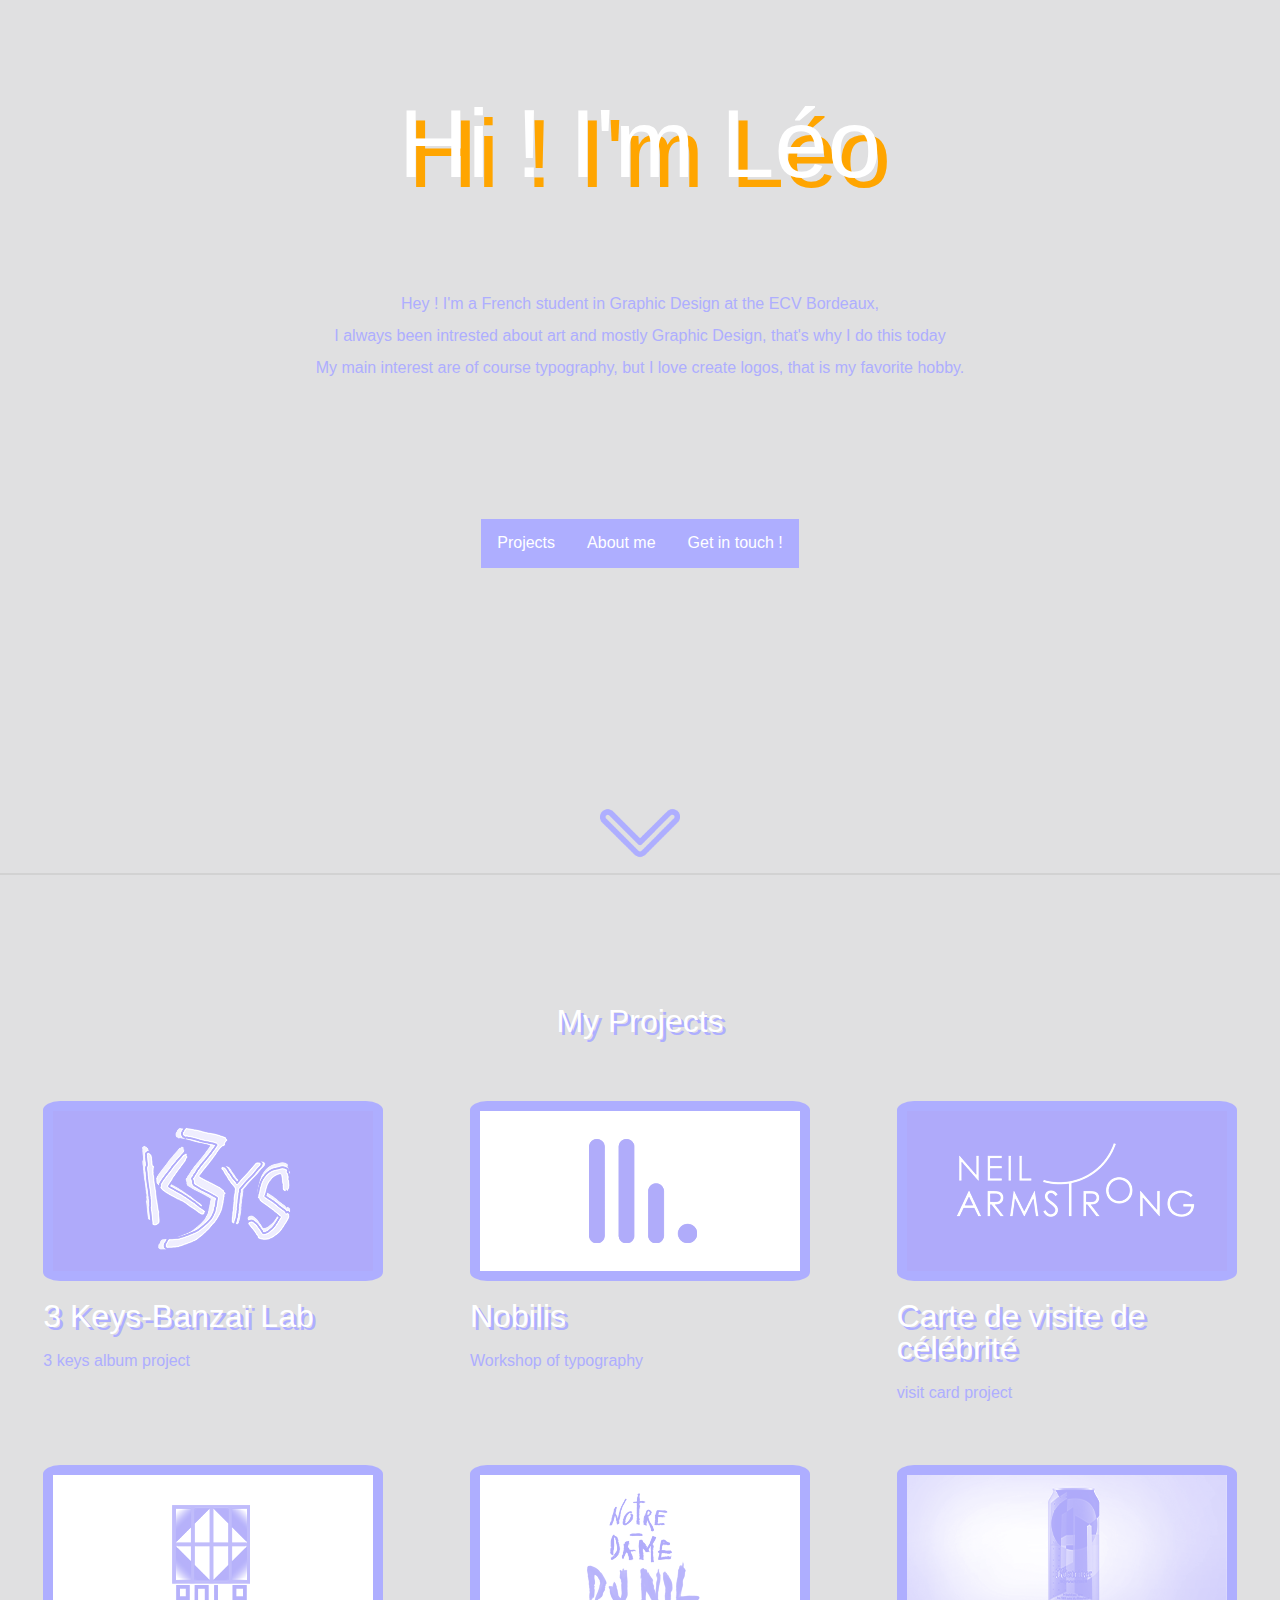
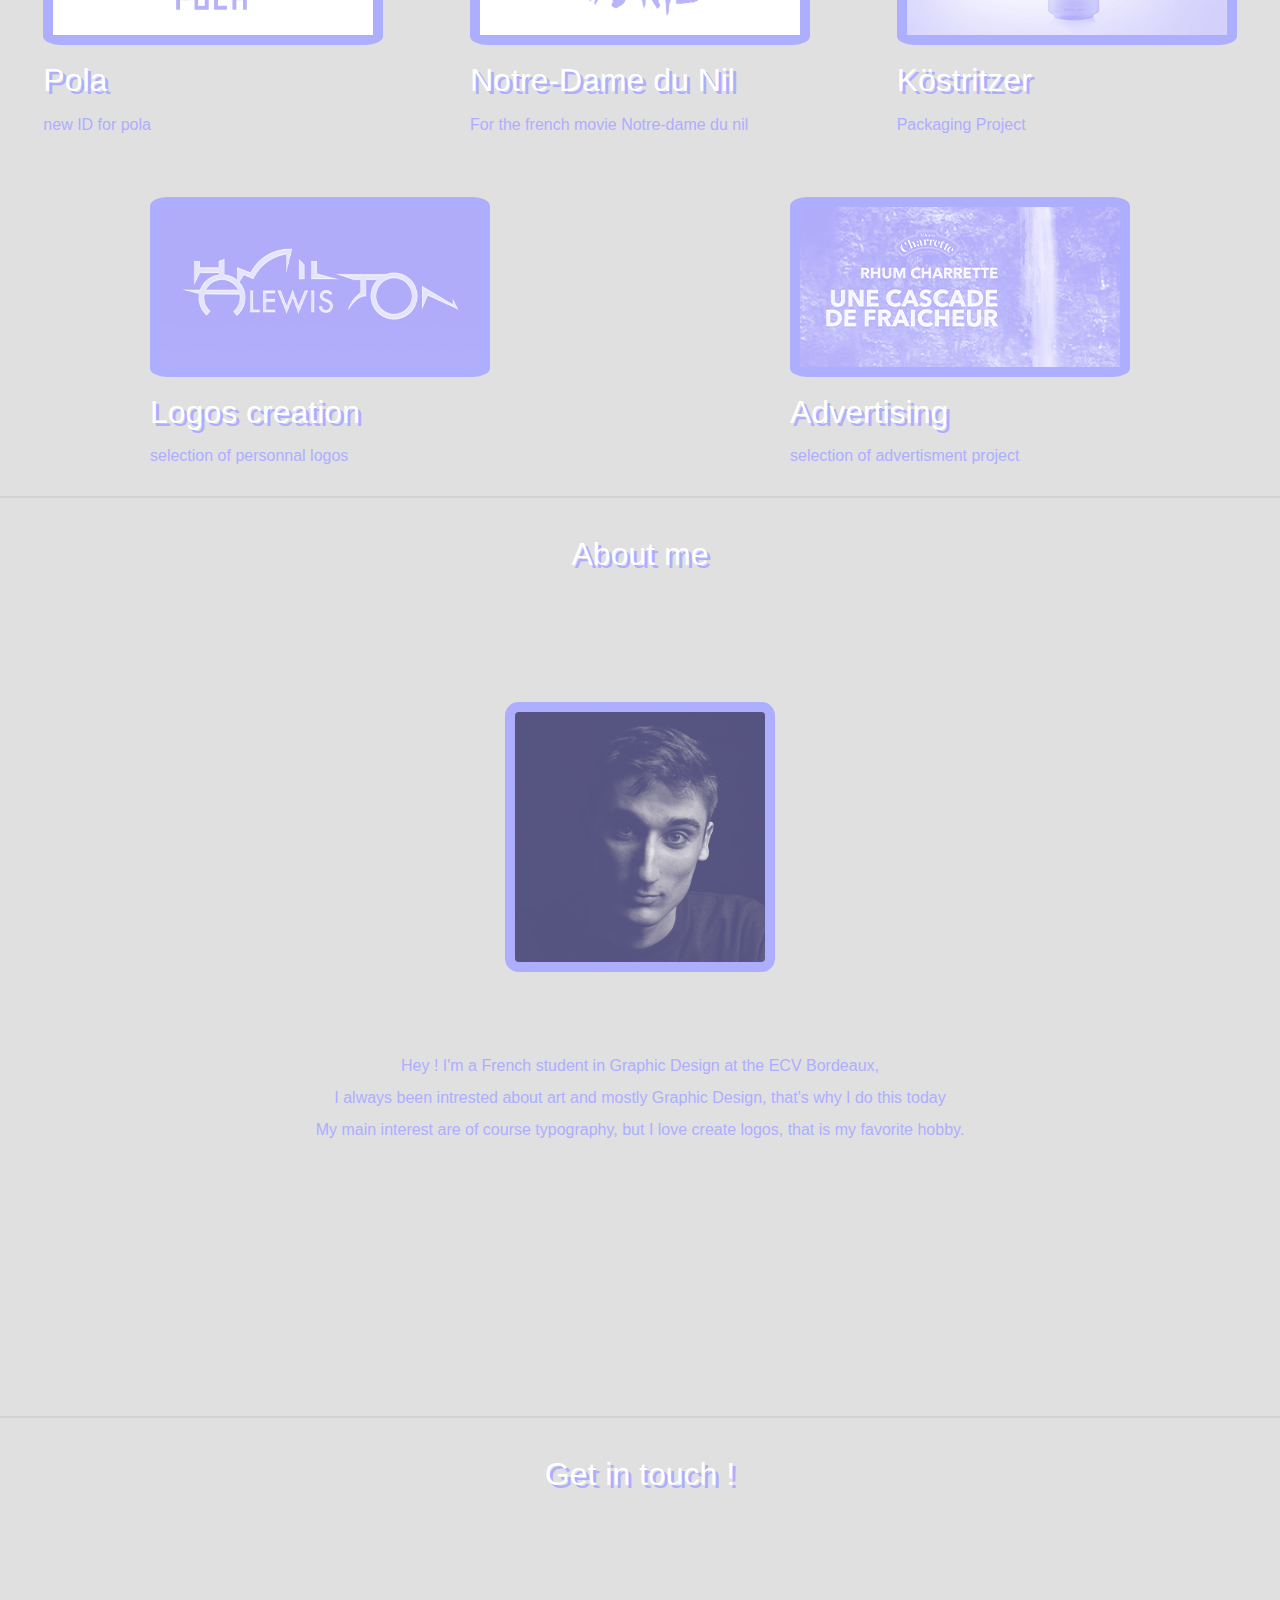
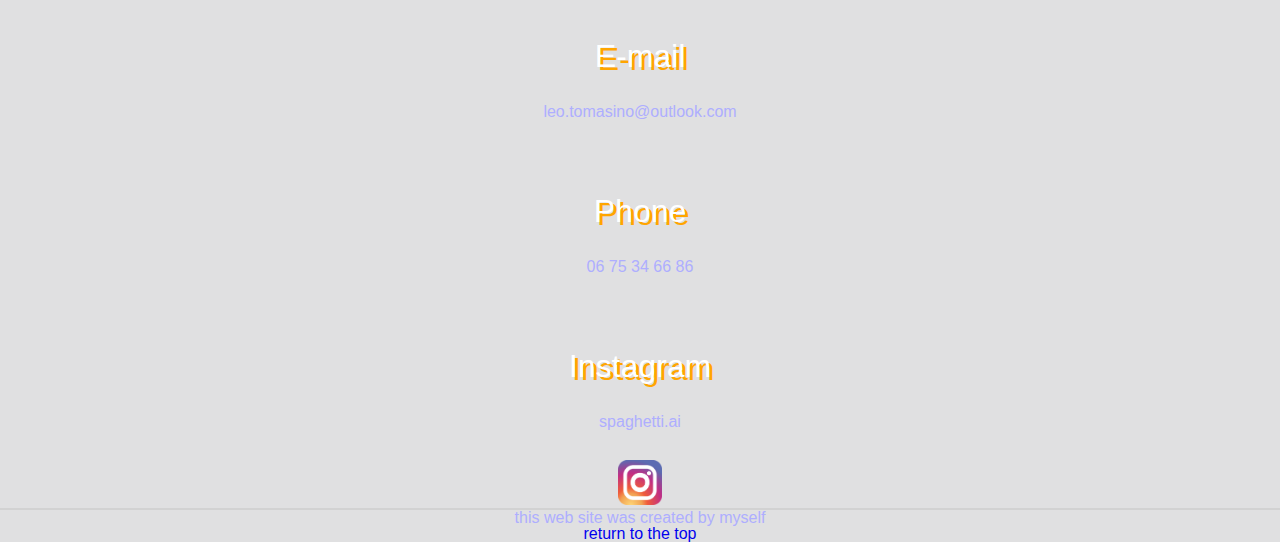
<file: index.html>
<!DOCTYPE html>
<html lang="en" dir="ltr">
  <head>
    <meta charset="utf-8">
    <title>Léo's Portfolio</title>
    <link rel="stylesheet" href="css/reset.css">
    <link rel="stylesheet" href="css/typo.css">
    <link rel="stylesheet" href="css/master.css">
  </head>
  <body>
<header>
          <section>
            <h1 class="sommaire">Hi ! I'm Léo</h1>

              <a href="#main-menu" class="menu-toggle">Open menu</a>

<p id="intro">Hey ! I'm a French student in Graphic Design at the ECV Bordeaux,<br>
I always been intrested about art and mostly Graphic Design, that's why I do this today<br>
My main interest are of course typography, but I love create logos, that is my favorite hobby.</p>

              <nav id="main-menu">


              <ul>

                <li><a href="#projects">Projects</a></li>
                <li><a href="#about">About me</a></li>
                <li><a href="#contact">Get in touch !</a></li>

              </ul>
              <a href="#" class="close-menu">X</a>
        </nav>
        <a href="#"class="backdrop"></a>

<a href="#projects">
<img id="arrow" src="images/arrow.png" alt="">
</a>
        </header>

        </section>
<main>

    <section id="projects">



        <h1 class="title">My Projects</h1>




          <div class="projet-feature-container">

              <div class="projet-feature">
                  <figure>
<a href="project1.html">
                    <img class="img"src="images/3keys.png" alt="Illustration of project">
                  </a>

                  </figure>

              <h2>3 Keys-Banzaï Lab</h2>

                      <p>3 keys album project</p>

                  </div>







                  <div class="projet-feature">
                      <figure>
<a href="project2.html">
                        <img class="img"src="images/nobilis.png" alt="Illustration of project">
                      </a>

                      </figure>

              <h2>Nobilis</h2>

                      <p>Workshop of typography</p>


                  </div>





                  <div class="projet-feature">
                      <figure>
<a href="project3.html">
                        <img class="img"src="images/neil.png" alt="Illustration of project">
</a>

                      </figure>

                  <h2>Carte de visite de célébrité</h2>

                        <p>visit card project</p>


                    </div>





                    <div class="projet-feature">
                        <figure>
<a href="project4.html">
                          <img class="img"src="images/pola.png" alt="Illustration of project">
</a>

                        </figure>

                  <h2>Pola</h2>

                        <p>new ID for pola</p>


                    </div>





                    <div class="projet-feature">
                        <figure>
<a href="project5.html">
<img class="img"src="images/nddn.png" alt="Illustration of project">
</a>

                        </figure>

                  <h2>Notre-Dame du Nil</h2>

                        <p>For the french movie Notre-dame du nil</p>


                    </div>





                    <div class="projet-feature">
                        <figure>
<a href="project6.html">
                          <img class="img"src="images/canette.png" alt="Illustration of project">
                        </a>

                        </figure>

                  <h2>Köstritzer</h2>

                        <p>Packaging Project</p>


                    </div>





                    <div class="projet-feature">
                        <figure>
<a href="project7.html">
                          <img class="img"src="images/hamilton.png" alt="Illustration of project">
                        </a>

                        </figure>

                  <h2>Logos creation</h2>

                        <p>selection of personnal logos</p>


                    </div>





                    <div class="projet-feature">
                        <figure>

                          <a href="project8.html">
                            <img class="img"src="images/pub.png" alt="Illustration of project">
                          </a>

                        </figure>

                  <h2>Advertising</h2>

                        <p>selection of advertisment project</p>


                    </div>

    </section>




    <section id="about">

        <h1>About me</h1>
        <img  src="images/moi.png" alt="picture of myself" id="me">
        <p id="introduction">Hey ! I'm a French student in Graphic Design at the ECV Bordeaux, <br>I always been intrested about art and mostly Graphic Design, that's why I do this today<br>
          My main interest are of course typography, but I love create logos, that is my favorite hobby.
        </p>
    </section>

    <section id="contact">
        <h1>Get in touch !</h1>
        <h1 id="mail">E-mail</h1>
        <p>leo.tomasino@outlook.com</p>
        <h1 id="phone">Phone</h1>
        <p>06 75 34 66 86</p>
        <h1 id="insta">Instagram</h1>
        <p>spaghetti.ai</p>
<a href="https://www.instagram.com/spaghetti.ai/" target="_blank">
        <img id="instalogo" src="images/insta.png" alt="">
      </a>
    </section>

</main>

<footer id="footer">

    <p>this web site was created by myself<br><a href="#main-menu">return to the top</a></p>

</footer>



  </body>
</html>
</file>
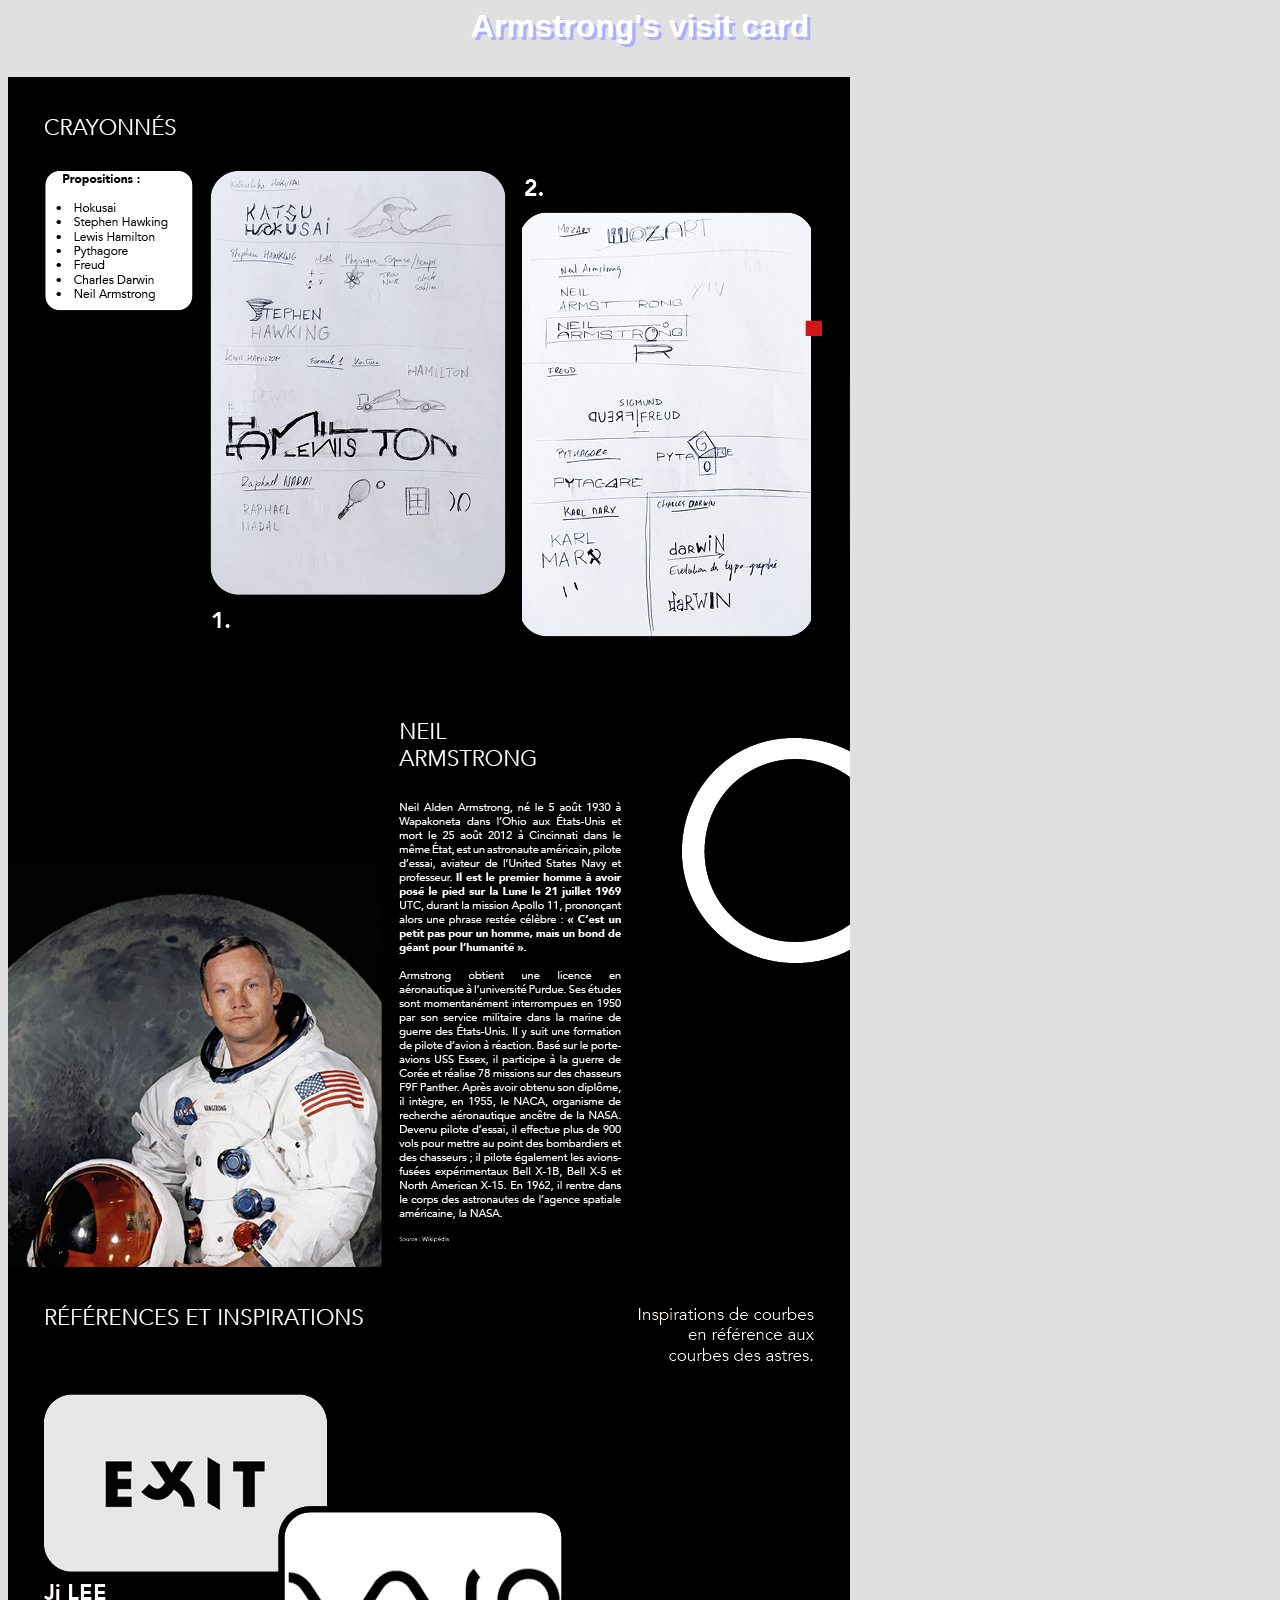
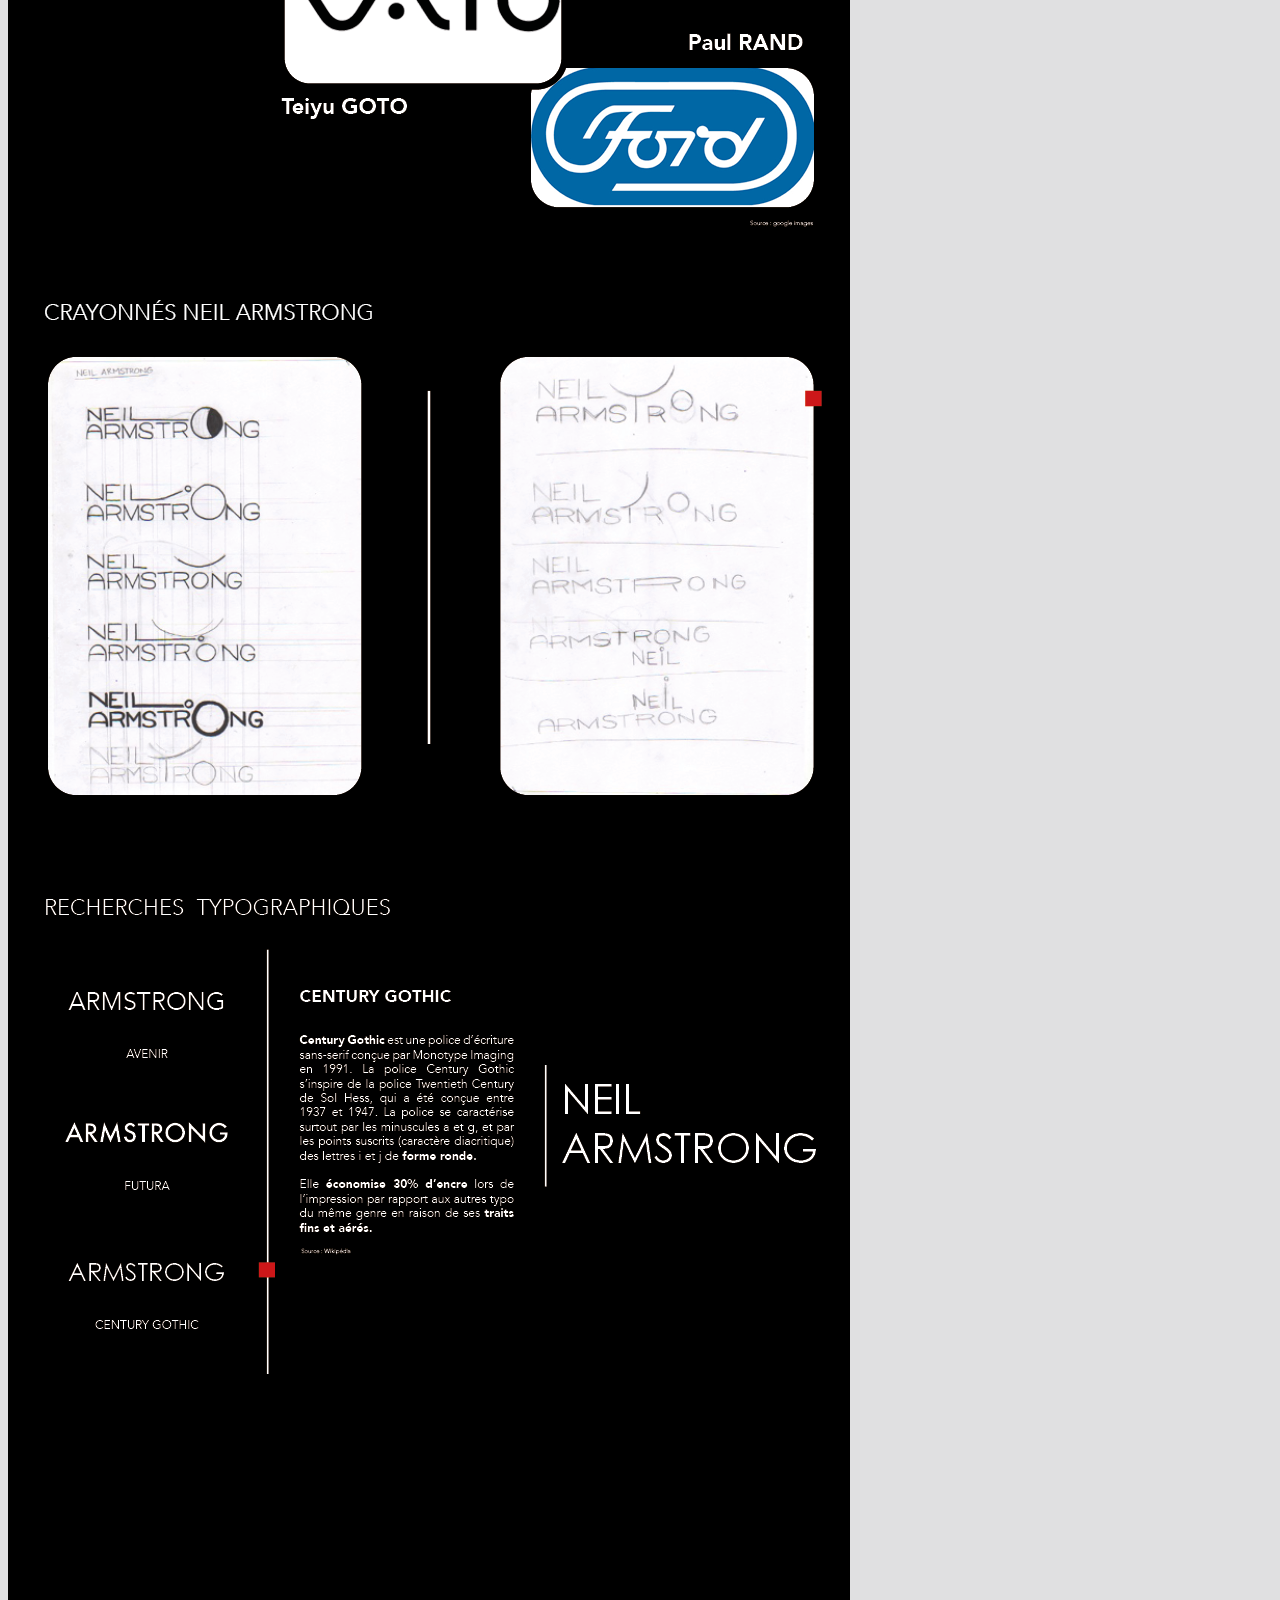
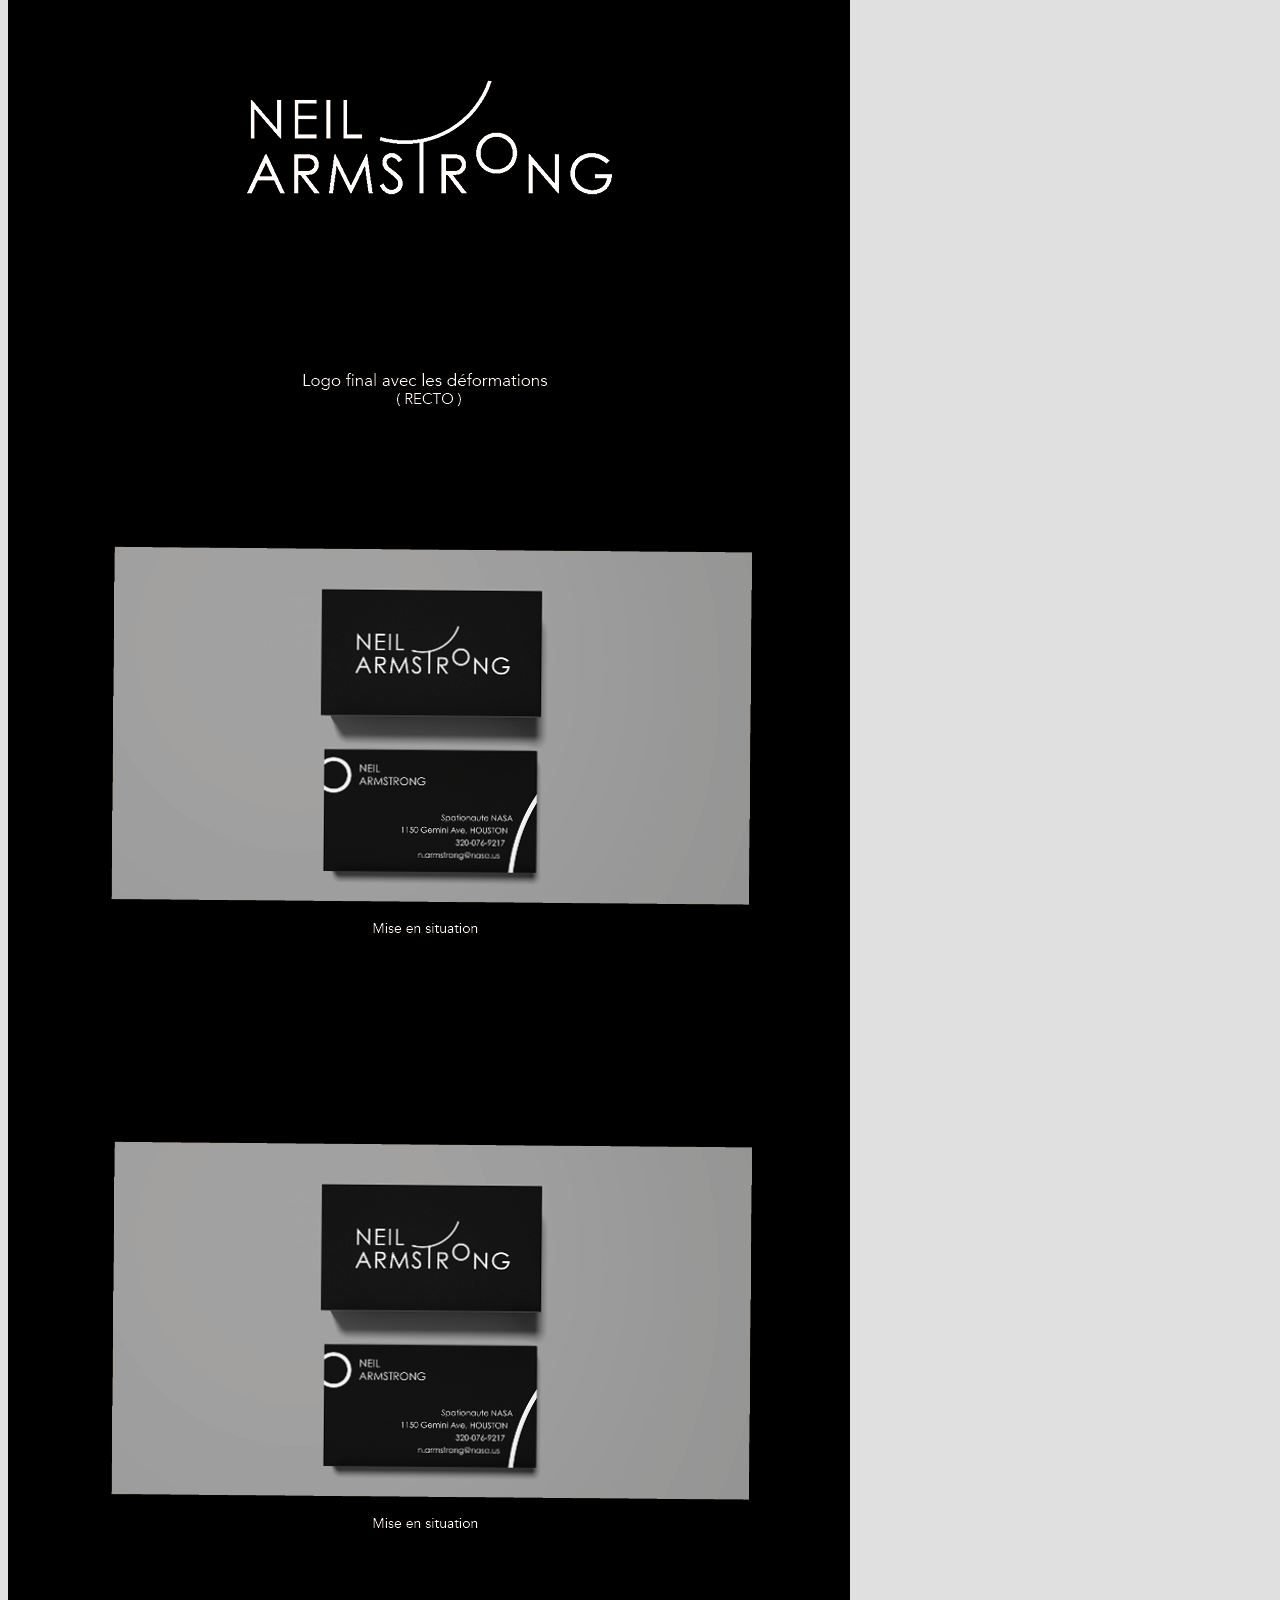
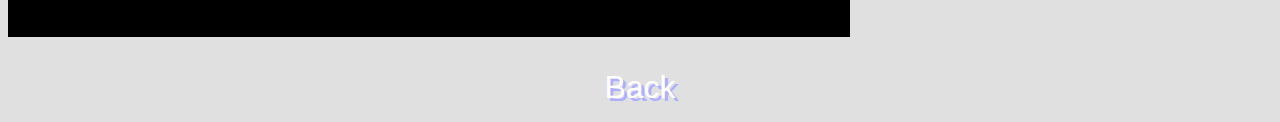
<file: project3.html>
<html lang="en" dir="ltr">
  <head>
    <meta charset="utf-8">
    <link rel="stylesheet" href="css/project3.css">
    <title>Armstrong's visit card</title>
  </head>
  <body>


<section id="images">
      <h1>Armstrong's visit card</h1>


<div id="myimages"
    <img class="images" src="images/armstrong.png" alt="">
    <img class="images" src="images/armstrong2.png" alt="">
    <img class="images" src="images/armstrong3.png" alt="">
    <img class="images" src="images/armstrong4.png" alt="">
    <img class="images" src="images/armstrong5.png" alt="">
    <img class="images" src="images/armstrong6.png" alt="">
    <img class="images" src="images/armstrong7.png" alt="">
    <img class="images" src="images/armstrong9.png" alt="">

    <img src="images/armstrong9.png" alt="">
</div>



<a href="index.html">
    <p id="return">Back</p>
</a>


</section>

  </body>
</html>
</file>
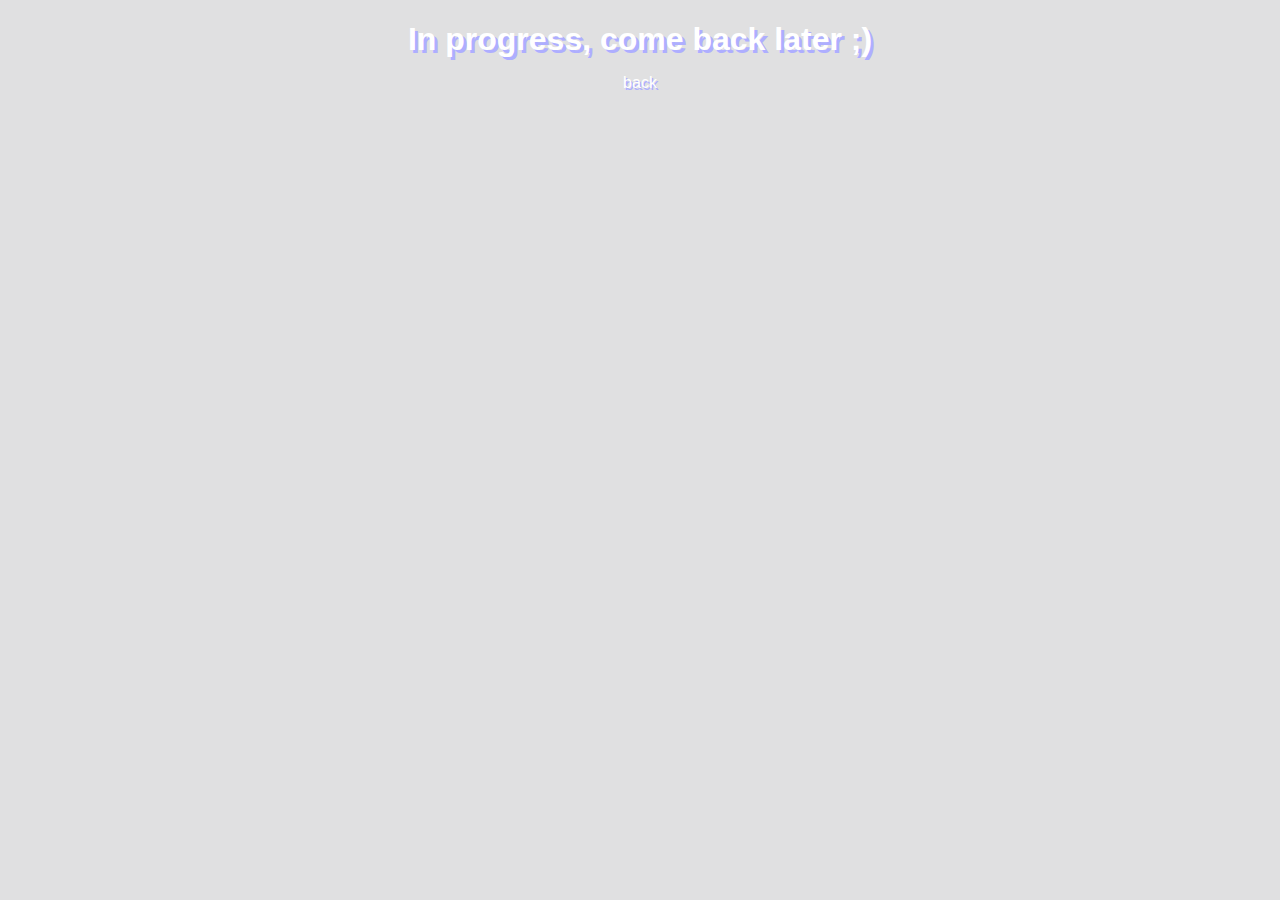
<file: project4.html>
<!DOCTYPE html>
<html lang="en" dir="ltr">
  <head>
    <meta charset="utf-8">
    <title>Pola project</title>
    <link rel="stylesheet" href="css/project4.css">
  </head>
  <body>

      <h1>In progress, come back later ;)</h1>

      <a href="index.html">
        <p>back</p>
        </a>


  </body>
</html>
</file>
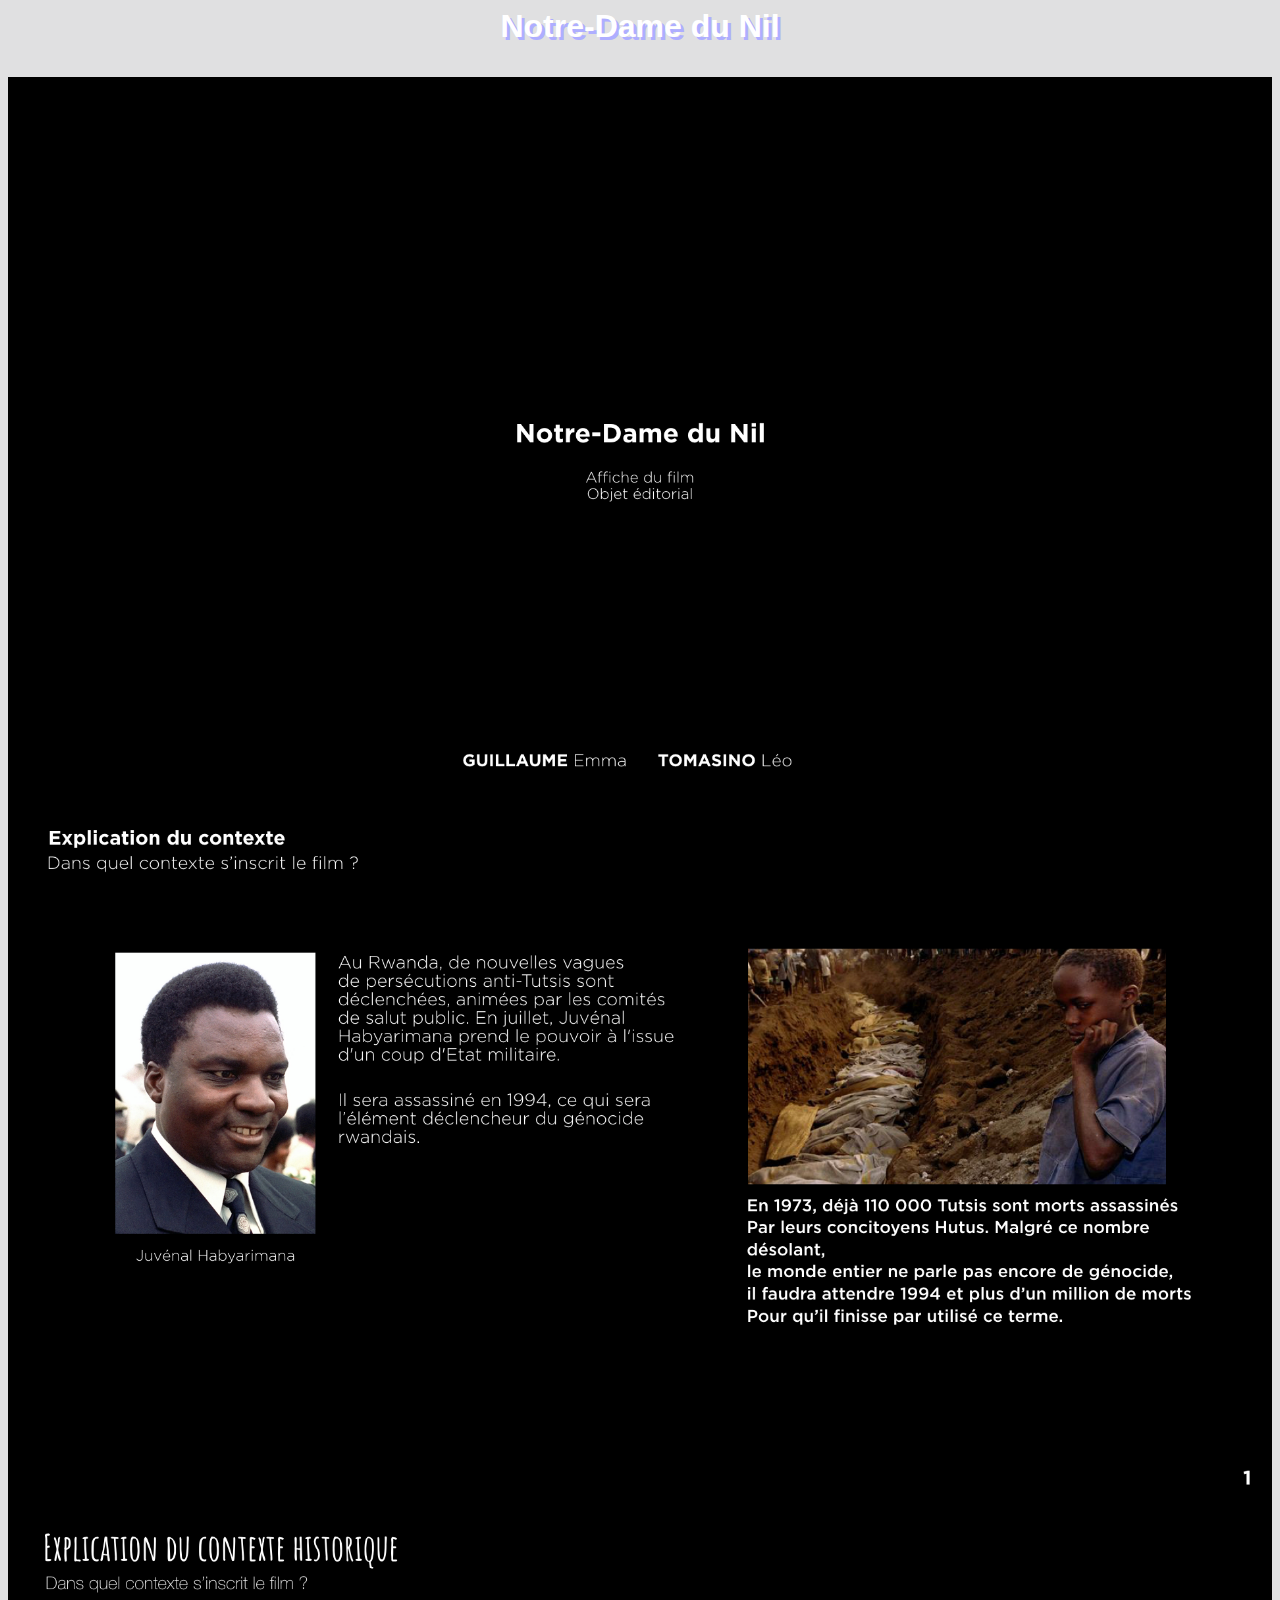
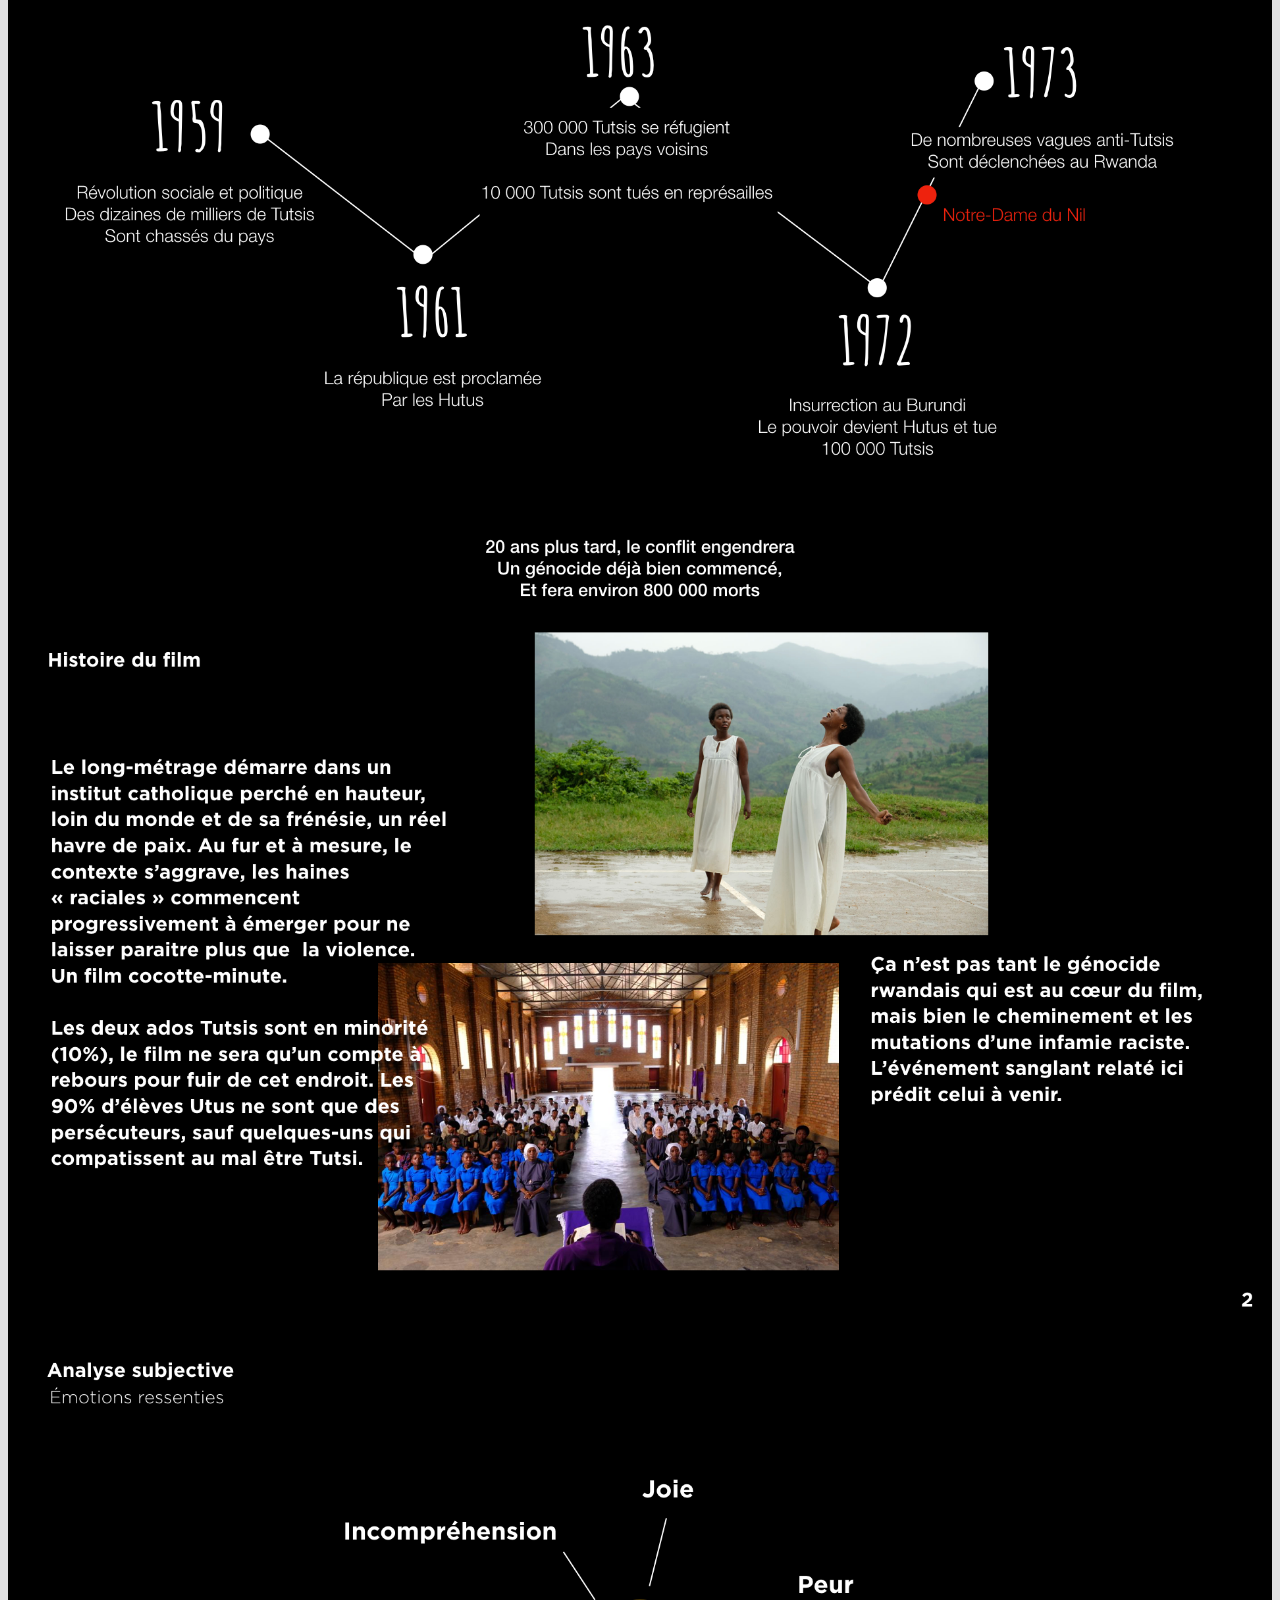
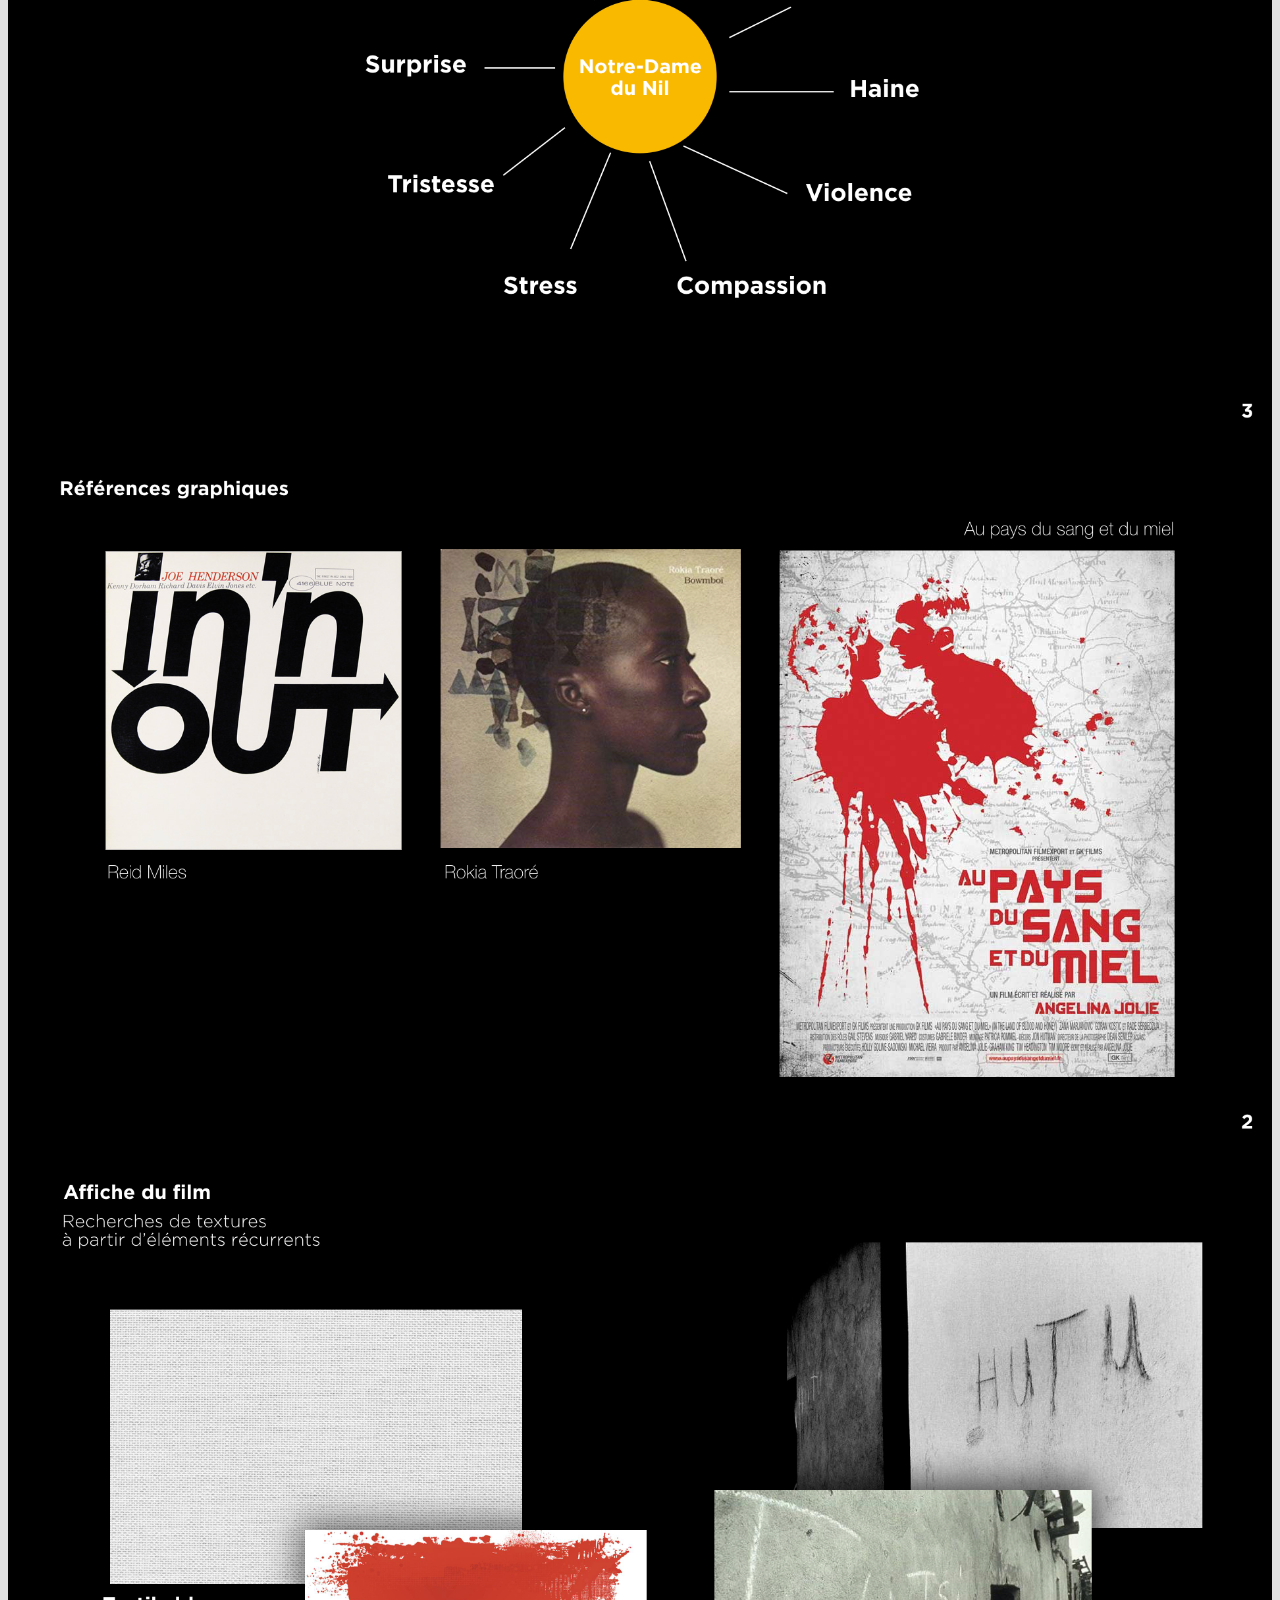
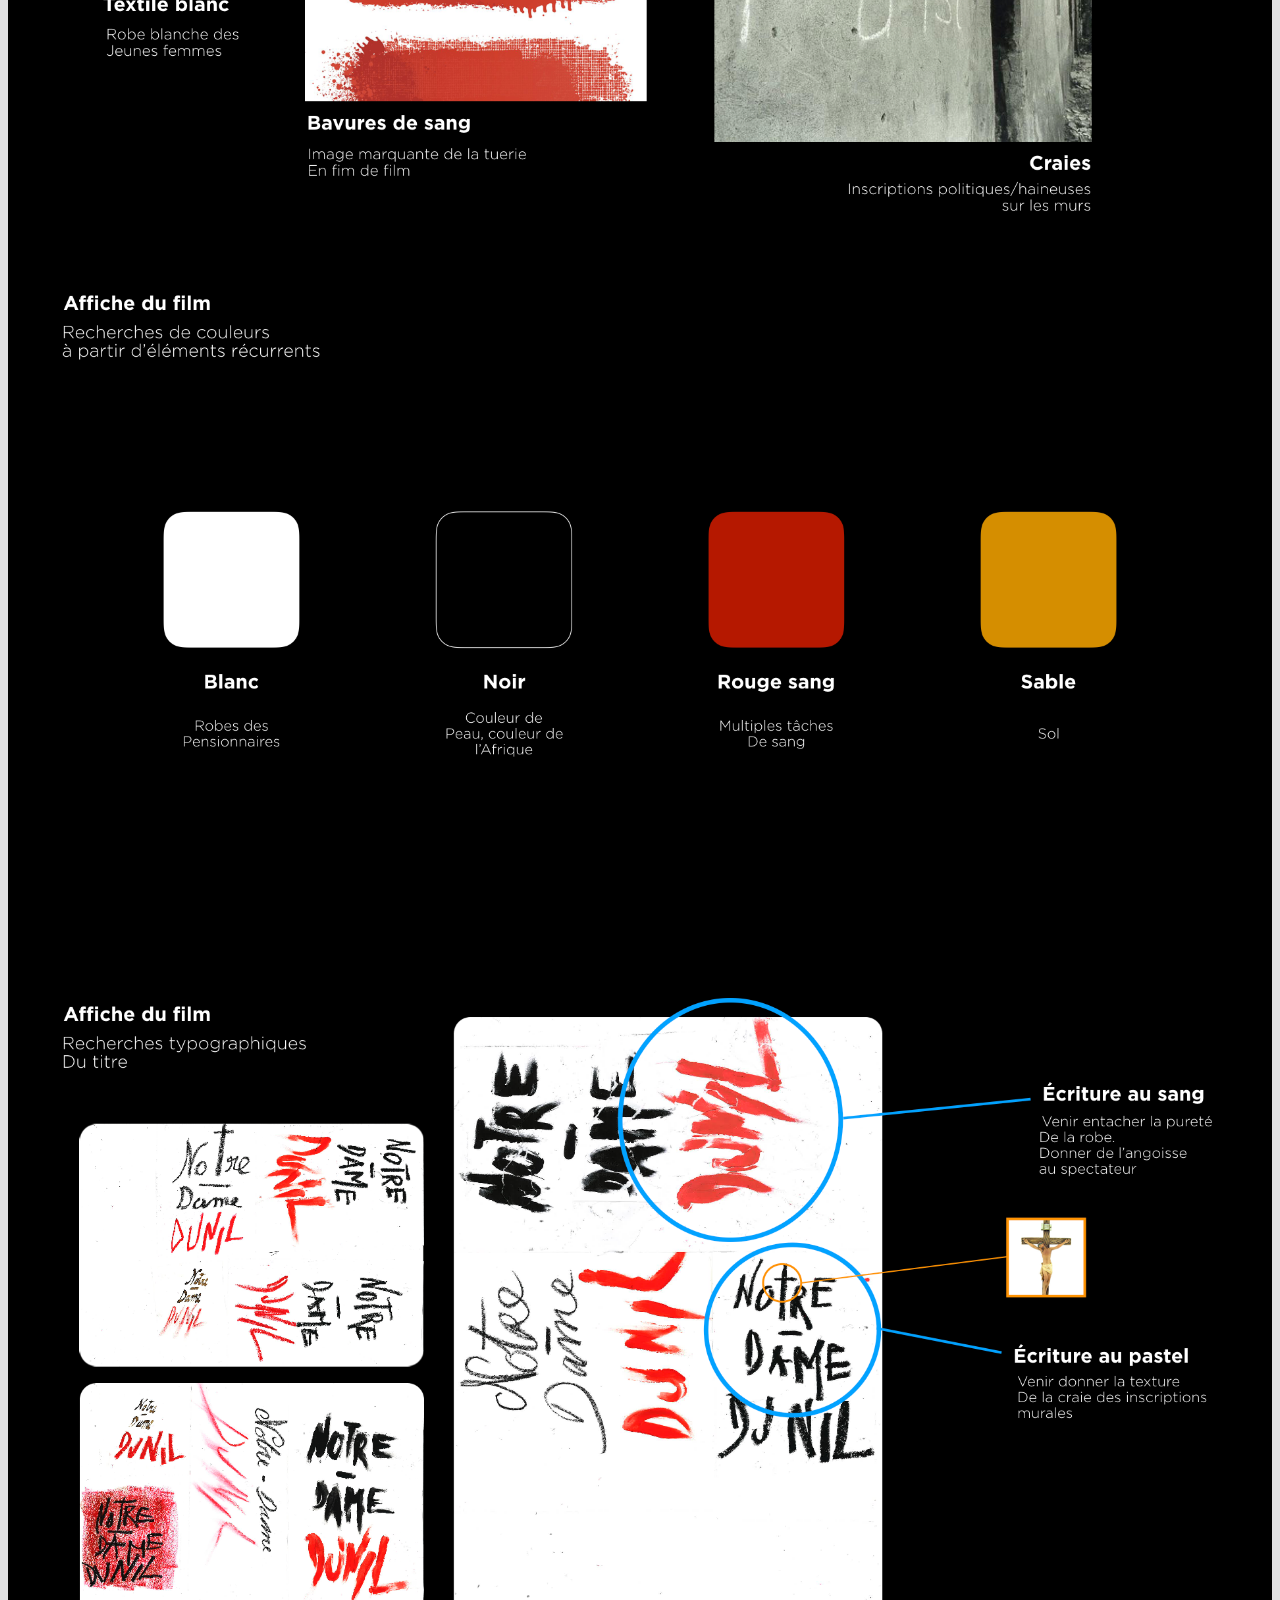
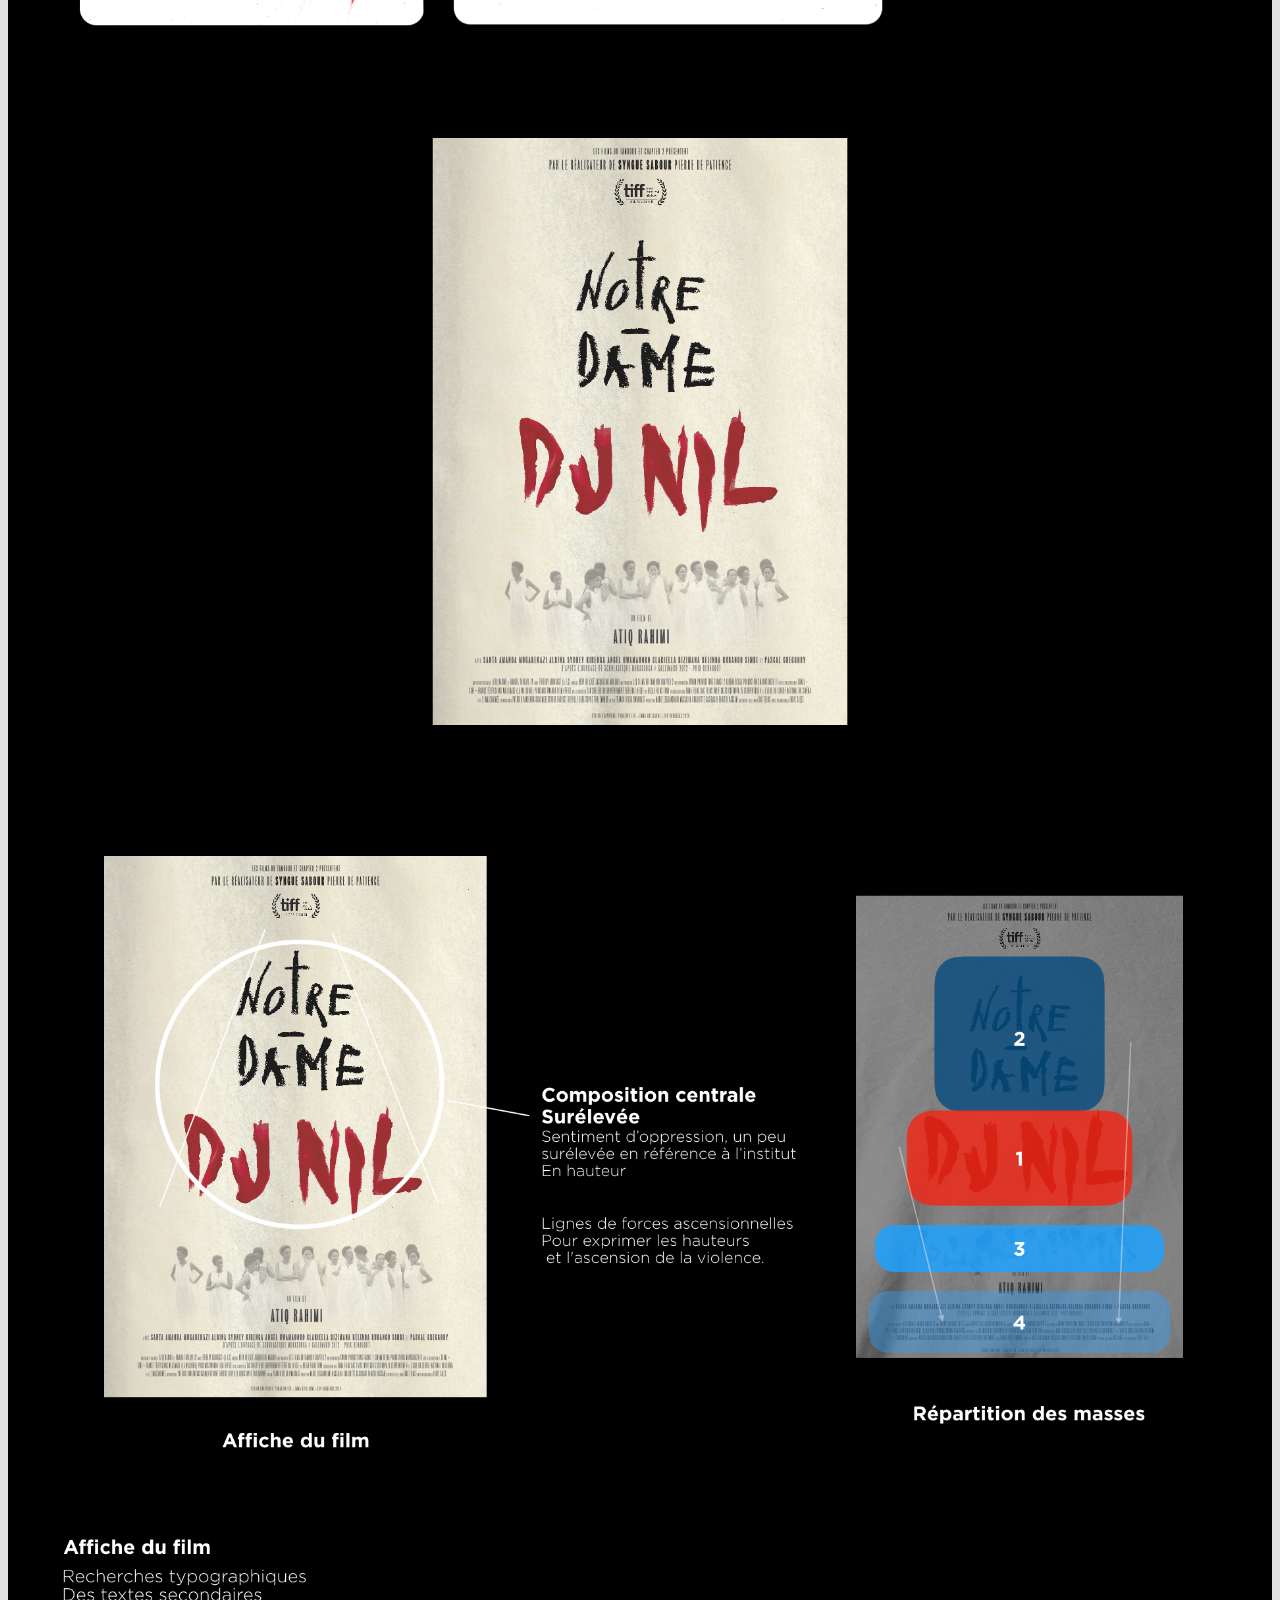
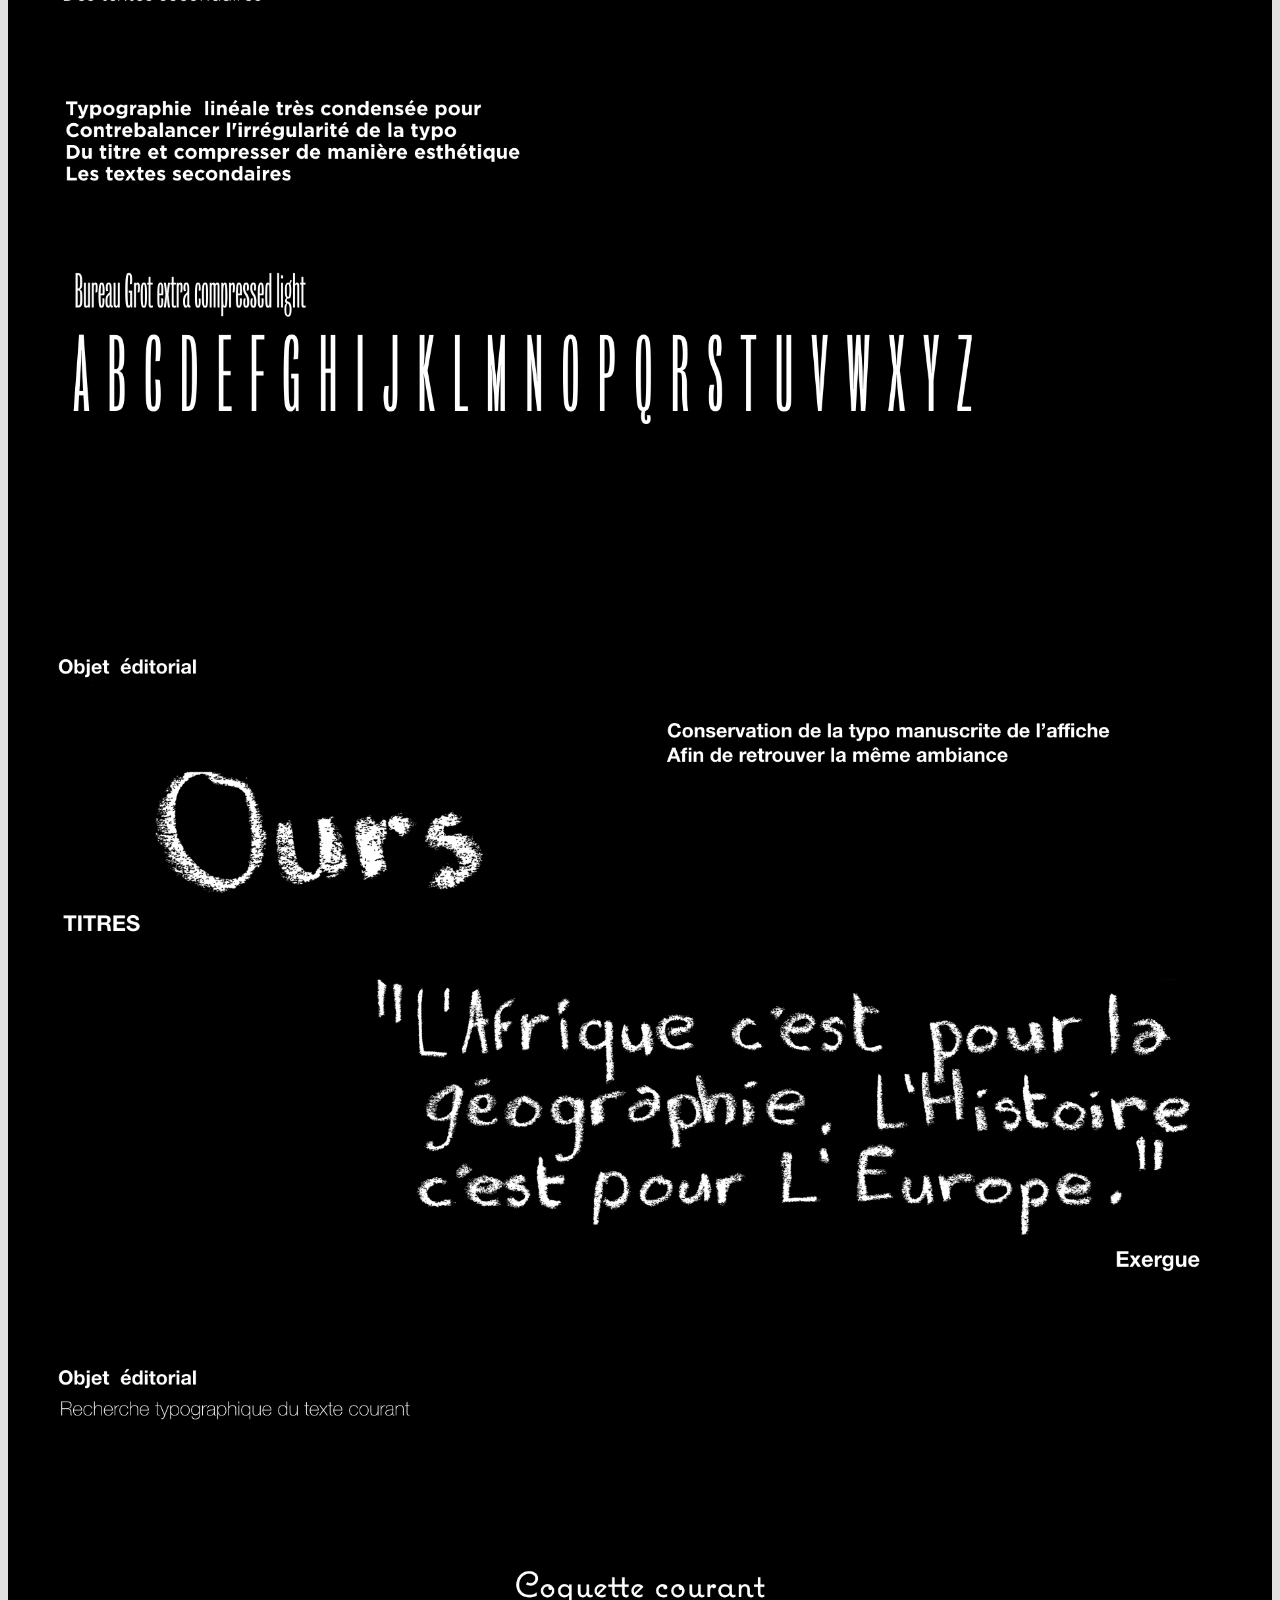
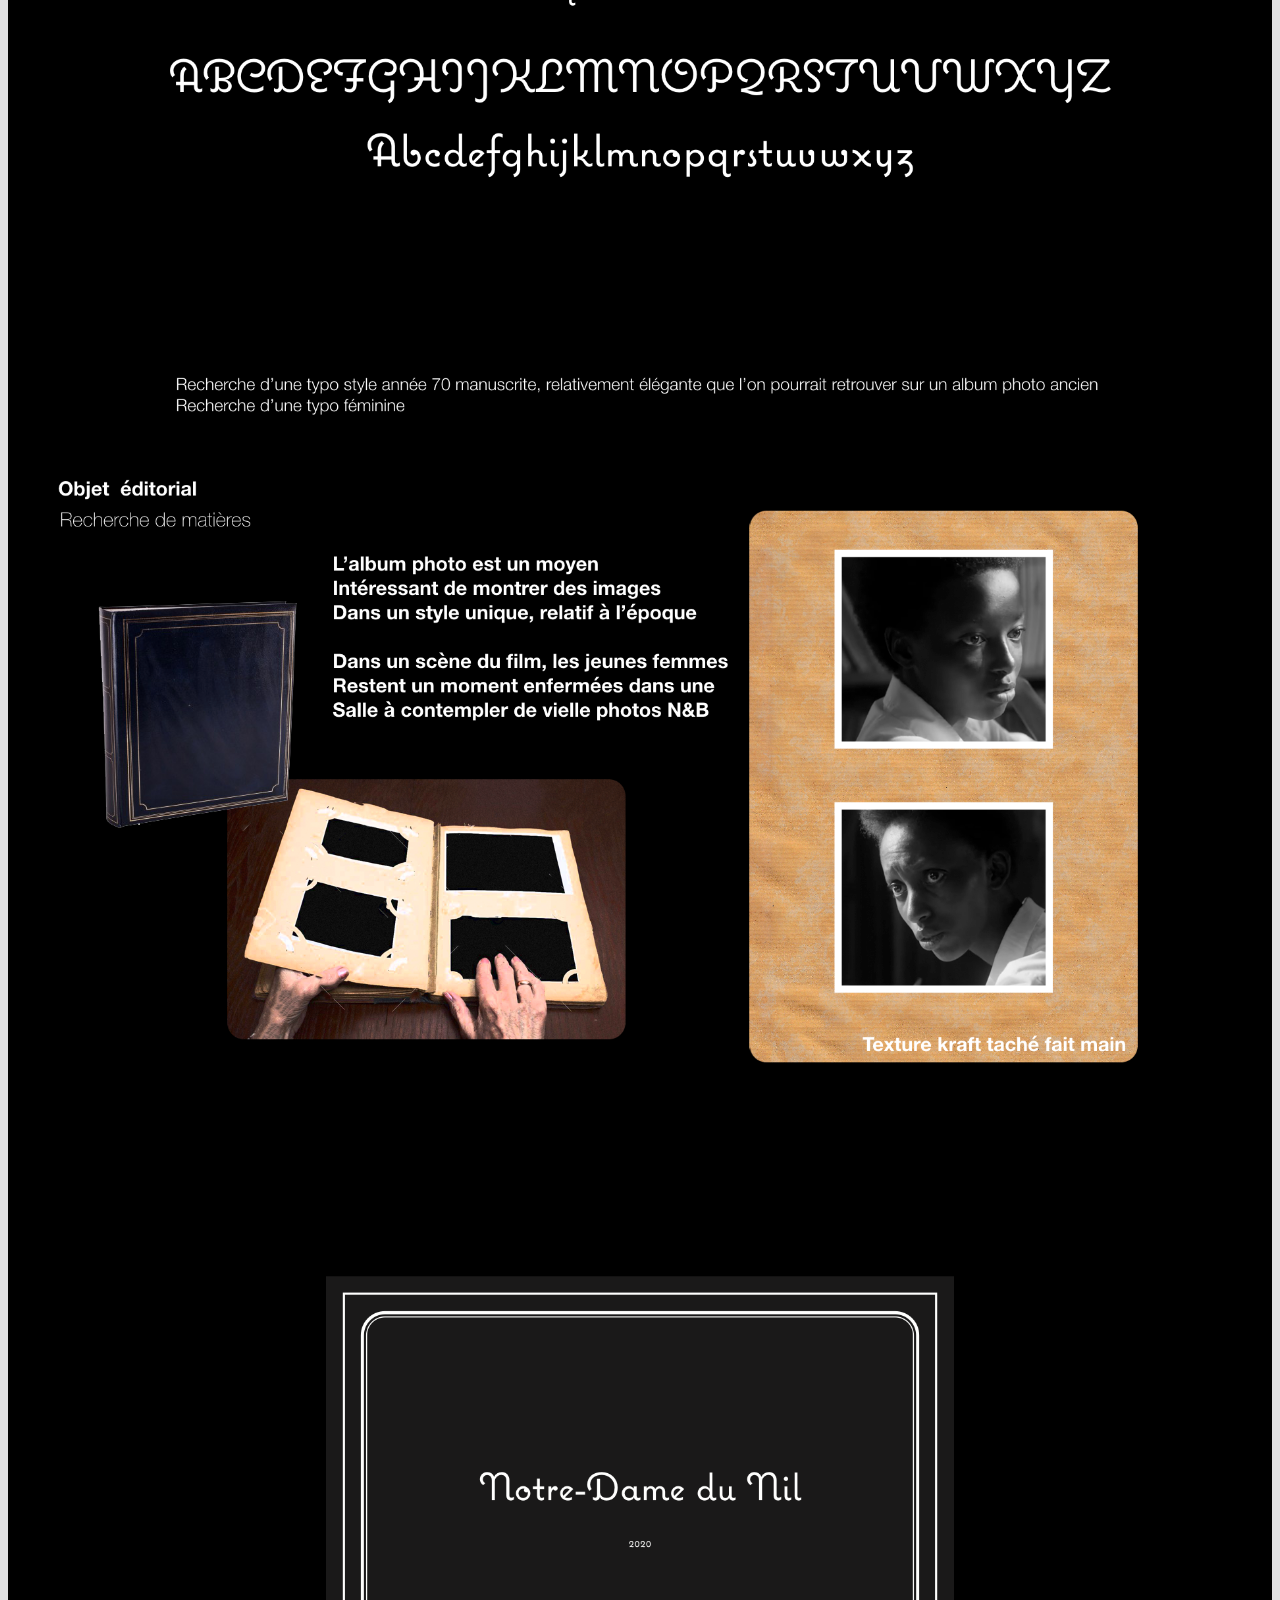
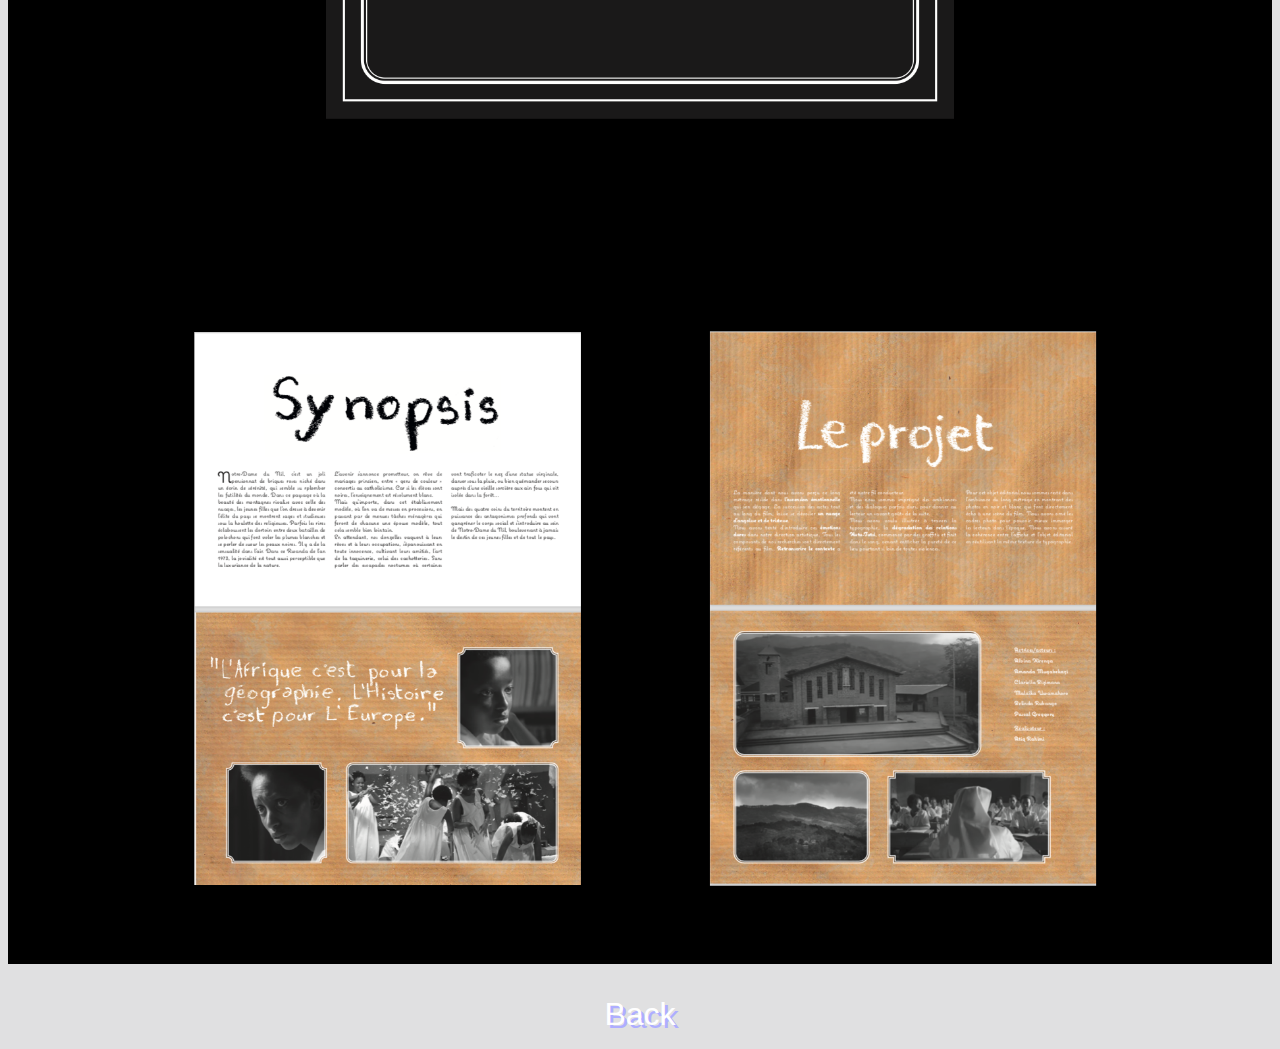
<file: project5.html>
<html lang="en" dir="ltr">
  <head>
    <meta charset="utf-8">
    <link rel="stylesheet" href="css/project5.css">
    <title>Notre-Dame du Nil</title>
  </head>
  <body>


<section>
      <h1>Notre-Dame du Nil</h1>

    <img class="responsive" src="images/nddn-01.png" alt="">
    <img class="responsive" src="images/nddn-02.png" alt="">
    <img class="responsive" src="images/nddn-03.png" alt="">
    <img class="responsive" src="images/nddn-04.png" alt="">
    <img class="responsive" src="images/nddn-05.png" alt="">
    <img class="responsive" src="images/nddn-06.png" alt="">
    <img class="responsive" src="images/nddn-07.png" alt="">
    <img class="responsive" src="images/nddn-08.png" alt="">
    <img class="responsive" src="images/nddn-09.png" alt="">
    <img class="responsive" src="images/nddn-10.png" alt="">
    <img class="responsive" src="images/nddn-11.png" alt="">
    <img class="responsive" src="images/nddn-12.png" alt="">
    <img class="responsive" src="images/nddn-13.png" alt="">
    <img class="responsive" src="images/nddn-14.png" alt="">
    <img class="responsive" src="images/nddn-15.png" alt="">
    <img class="responsive" src="images/nddn-16.png" alt="">
    <img class="responsive" src="images/nddn-17.png" alt="">
  




<a href="index.html">
    <p id="return">Back</p>
</a>


</section>

  </body>
</html>
</file>
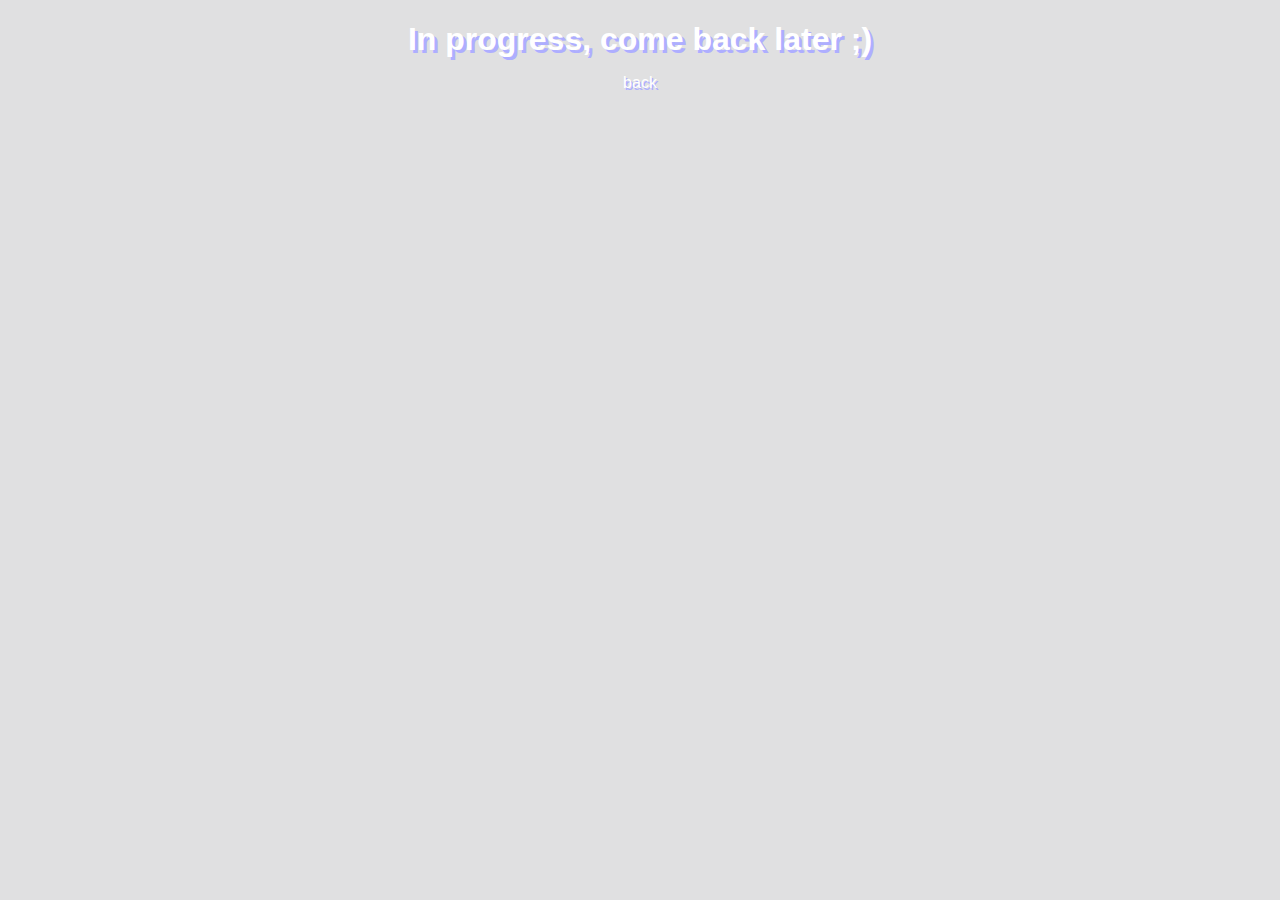
<file: project6.html>
<!DOCTYPE html>
<html lang="en" dir="ltr">
  <head>
    <meta charset="utf-8">
    <title>Pola project</title>
    <link rel="stylesheet" href="css/project6.css">
  </head>
  <body>

      <h1>In progress, come back later ;)</h1>

      <a href="index.html">
        <p>back</p>
        </a>


  </body>
</html>
</file>
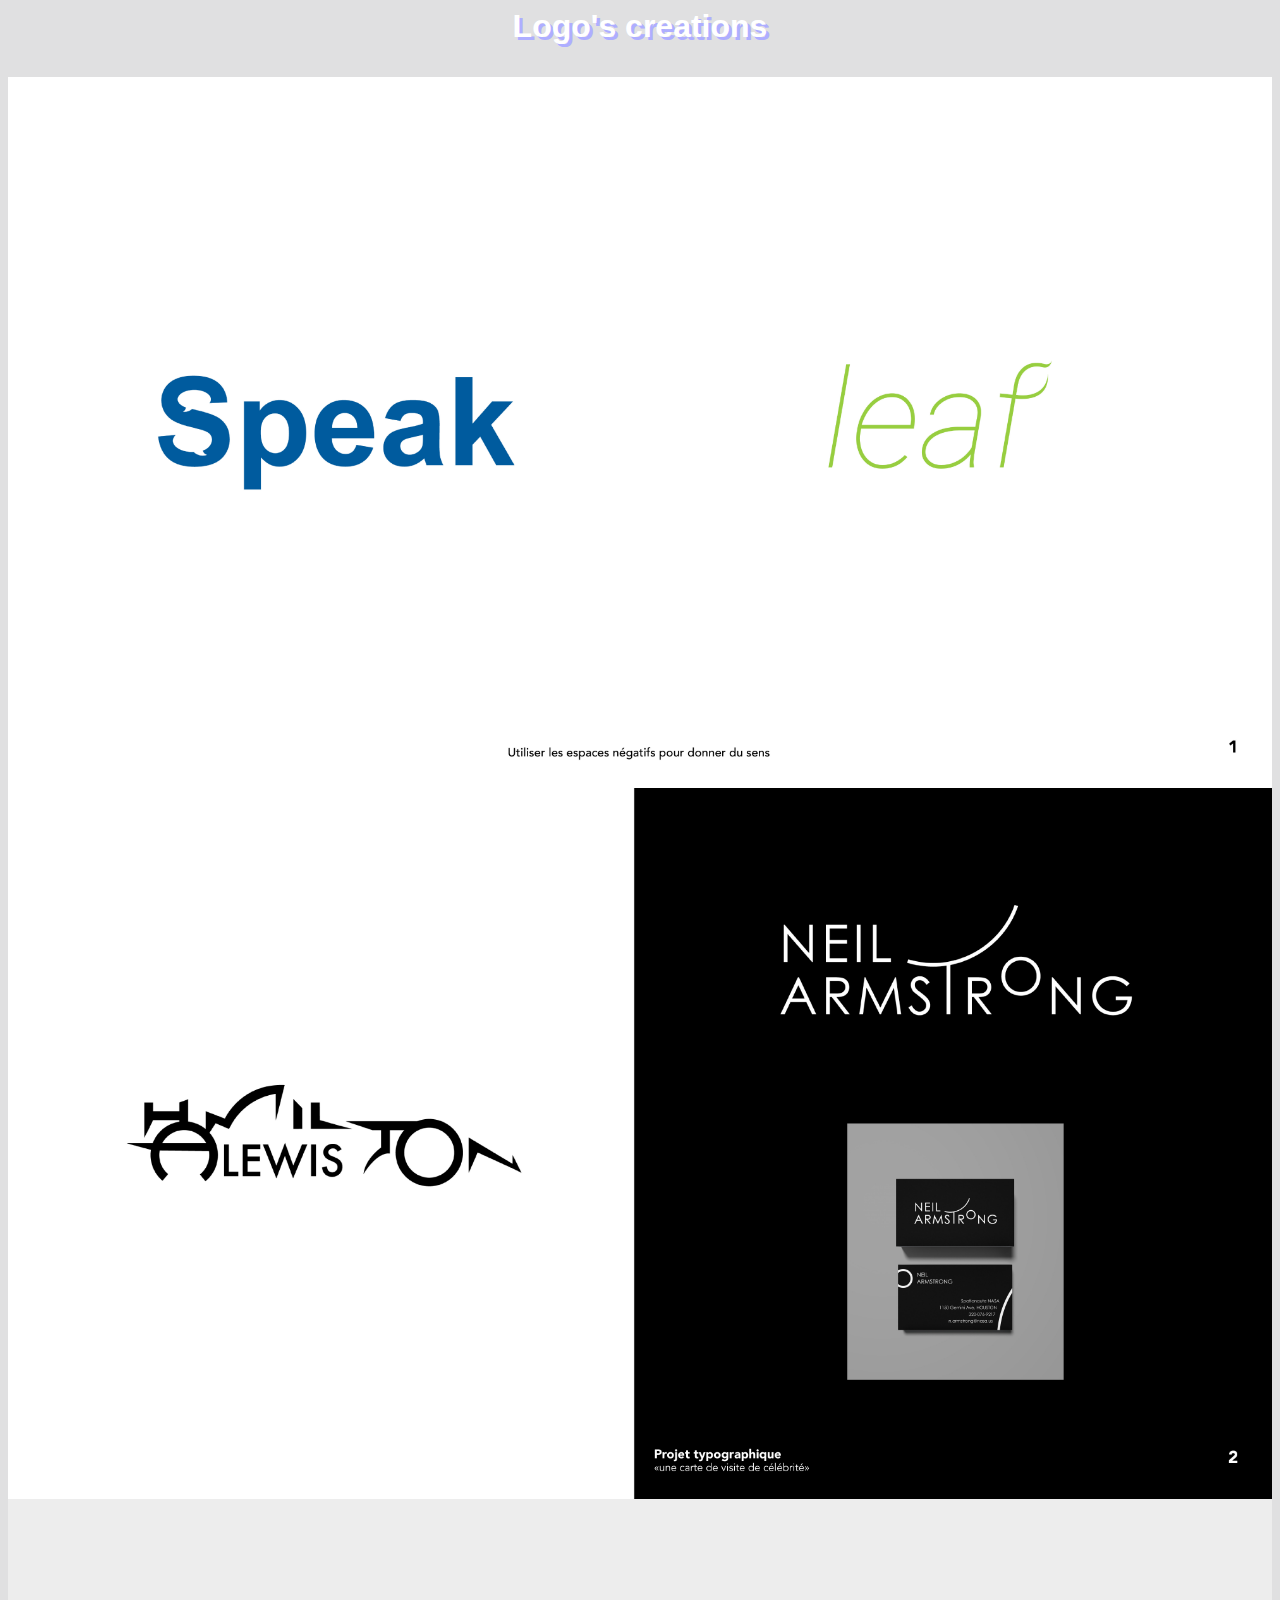
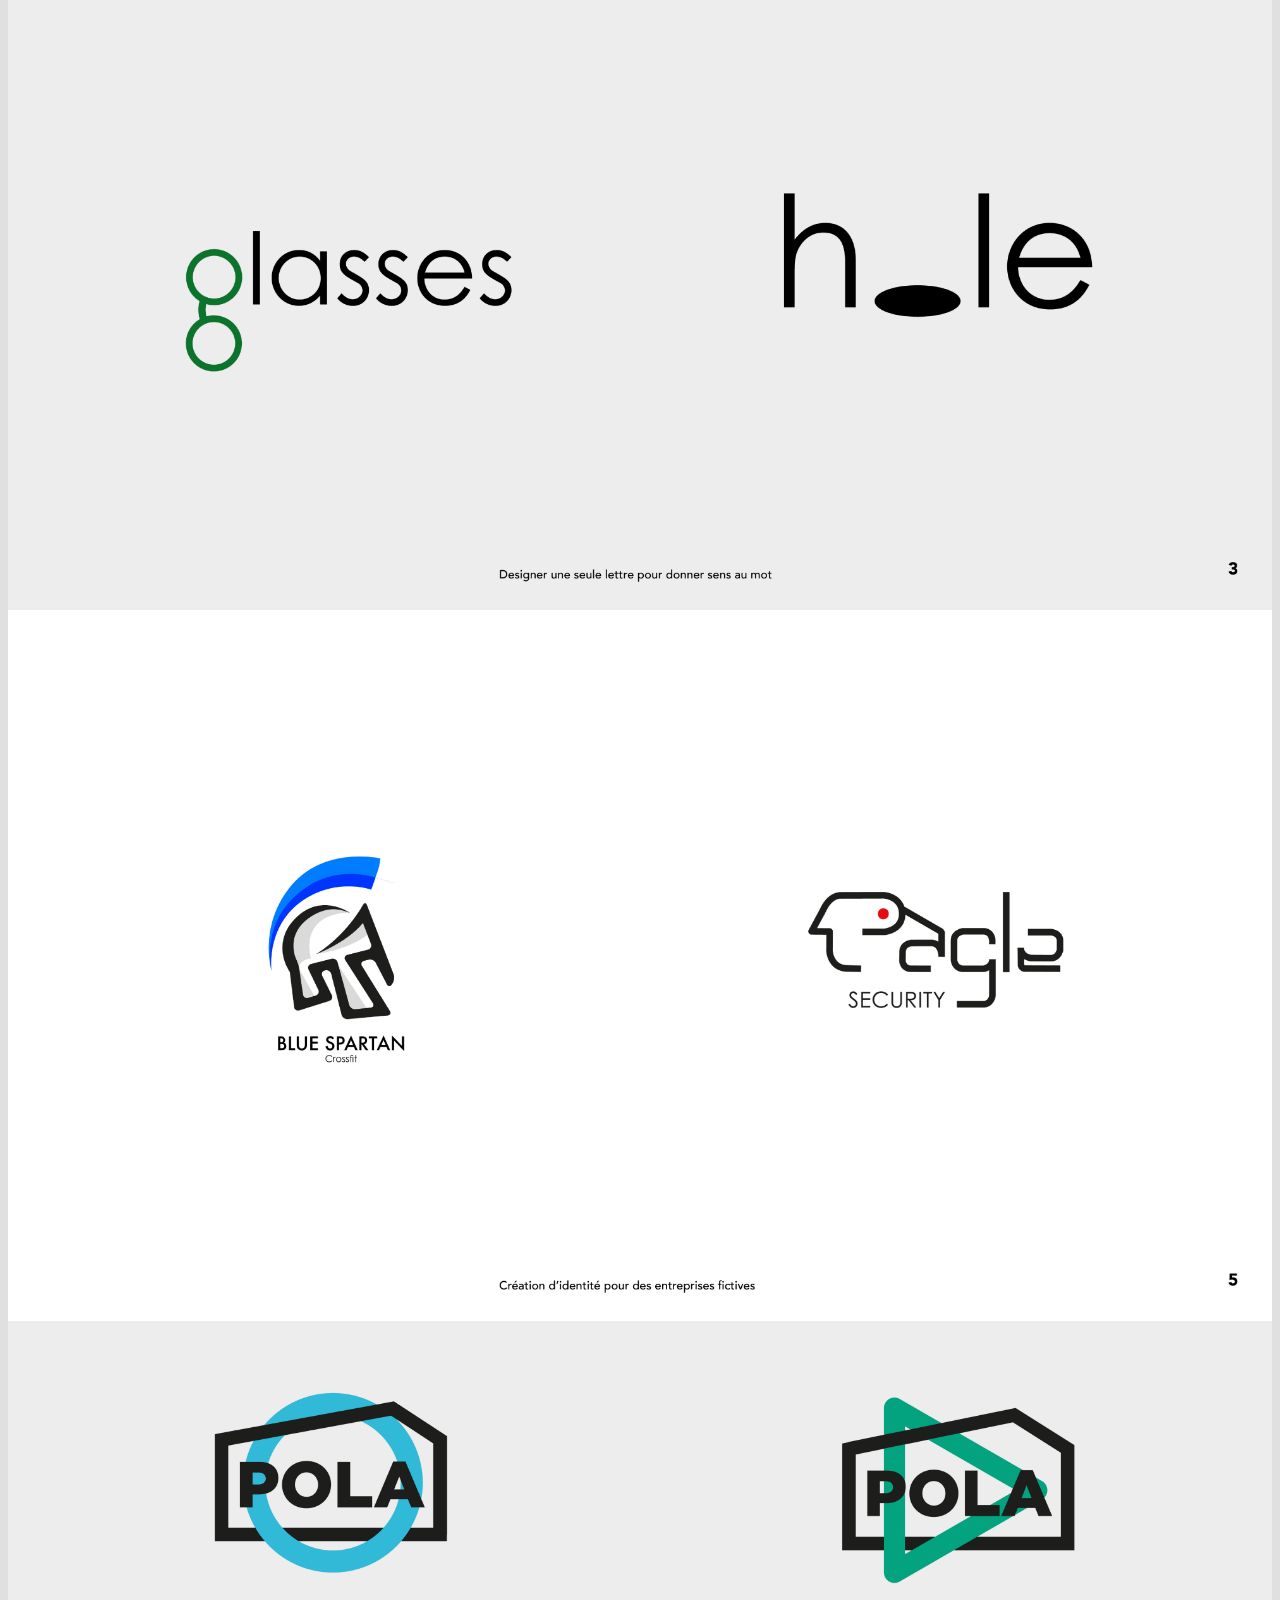
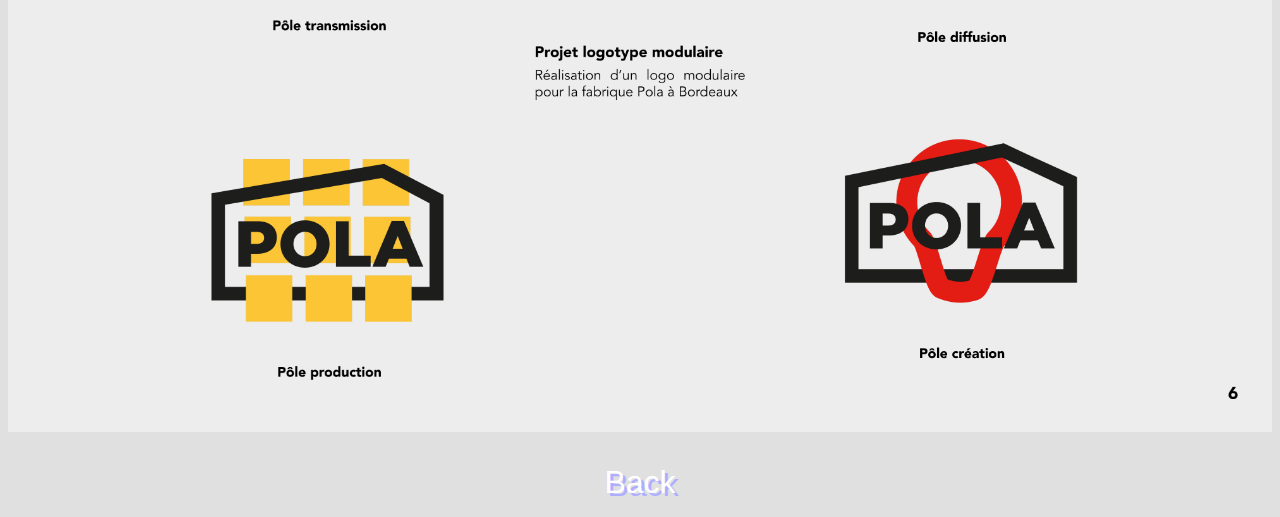
<file: project7.html>
<html lang="en" dir="ltr">
  <head>
    <meta charset="utf-8">
    <link rel="stylesheet" href="css/project7.css">
    <title>Logos</title>
  </head>
  <body>


<section id="images">
      <h1>Logo's creations</h1>


<div id="myimages"

    <img class="images" src="images/logo-0.jpg" alt="">
    <img class="images" src="images/logo-03.jpg" alt="">
    <img class="images" src="images/logo-04.jpg" alt="">
    <img class="images" src="images/logo-05.jpg" alt="">
    <img class="images" src="images/logo-07.jpg" alt="">
    <img class="images" src="images/logo-08.jpg" alt="">



</div>



<a href="index.html">
    <p id="return">Back</p>
</a>


</section>

  </body>
</html>
</file>
<file: css/typo.css>
body{
  font-family:sans-serif;
  color:white;
}

h1{
  font-size:2em;
  margin-bottom:1em;
  font-family: "GothamUltra" ,sans-serif;
}

.sommaire{
  font-size: 6em;
  text-shadow: 0.1em 0.1em orange;
}

h2{
  font-size:2em;
  margin-bottom:0.65em;
  font-family: "GothamBold" ,sans-serif;
}

figcaption{
  font-size:0.75em;
  font-style: italic;
}

figure{
  margin-bottom:1em;
}

p{
  font-family: "GothamLight" ,sans-serif;
}

li{
  font-family: "GothamMedium", sans-serif;
}

#introduction{
  font-family: "GothamMedium", sans-serif;
  line-height: 2em;

}
#intro{
  font-family: "GothamMedium", sans-serif;
  line-height: 2em;

}
</file>
<file: css/master.css>
body{
  background: #E0E0E1;
}

p{
  color: #AEAEFF;
}

section{
  border-bottom: #D2D2D2 2px solid;

}

header{

}

#arrow{
  display: block;
  margin-left: auto;
  margin-right: auto;
  max-height: 5em;
  margin-top: 25vh;

}


a{
  text-decoration: none;
}

li{
background-color: #AEAEFF;
justify-content: space-around;

}

h1{
  text-shadow: 0.1em 0.1em #AEAEFF;

}

h2{
  text-shadow: 0.1em 0.1em #AEAEFF;
}

.projet-feature-container{
display: flex;
flex-wrap: wrap;
justify-content: space-around;

}

.projet-feature{

  margin:1em;
  padding:1em;
  flex-basis: 320px;
}

.photo-feature-container{
  display: flex;
  flex-wrap: wrap;
  justify-content: space-around;
}

.photo-feature{

  margin:1em;
  padding:1em;
  flex-basis: 320px;
}

.sommaire{
  margin:1em;
  text-align: center;
}

.title{
  margin-top: 130px;
  text-align: center;
}
#intro{
  text-align: center;
  margin-bottom: 15vh;
}


#introduction{
  text-align: center;
  margin-top: 75px;
  margin-bottom: 30vh;
}


#main-menu{

  position: absolute;
  top: 0;
  left: -300px;
  width: 300px;
  height: 100%;
  transition: 1s all ease;

}

#main-menu:target{
  left:0;
  background: #AEAEFF;
  z-index:999;


}


#main-menu ul a{
display: block;
  color: rgba(255, 255, 255, 1);

  padding: 1em;
  margin-bottom: 1px;


}

.menu-toggle{
  border: 1px solid #AEAEFF;
  display: block;

  padding: 1em;
  max-width: 120px;
  text-align: center;
}

.close-menu{
  display: flex;
  justify-content: center;
  align-items: center;
  background: black;
  color: #AEAEFF;
  height:32px;
  width: 32px;
  border-radius: 100%;
  text-decoration: none;
  position: absolute;
  top:0;
  right:0;
}

#main-menu:target + .backdrop{
  display: block;
  background: solid-transprent;
  position: absolute;
  top:0;
  left:0;
  width: 100%;
  height: 100%;
  z-index:998

}

@media (min-width : 640px) {

  #main-menu{
    position: static;
    width: 100%;

  }
.menu-toggle{
  display: none;
}
#main-menu ul {
  display: flex;
  justify-content: center;

}
.close-menu{
  display:none;
}
}

.img{
border: 10px solid #AEAEFF;
border-radius: 5%;
}

.projects{

}


#about{
  text-align: center;
  margin-top: 40px;
}

#me{
max-height: 250px;
  border-radius: 5%;
  border: 10px solid #AEAEFF;
  margin-top: 100px;
}

#contact{
  text-align: center;
  margin-top: 40px;
}

#mail{
  margin-top: 150px;
  text-shadow: 0.1em 0.1em orange;
}

#phone{
  margin-top: 75px;
  text-shadow: 0.1em 0.1em orange;
}

#insta{
  margin-top: 75px;
  text-shadow: 0.1em 0.1em orange;
}

#instalogo{
  max-width: 45px;
  margin-top: 30px;
}

#footer{
  text-align: center;
}
</file>
<file: css/project3.css>
h1{
text-align: center;
font-size:2em;
margin-bottom:1em;
font-family: "GothamUltra" ,sans-serif;
text-shadow: 0.1em 0.1em #AEAEFF;
color: white;
}

body{
  background-color: #E0E0E1;}

  img{
align-content: center;
    display: inline-block;
    display: flex;
  }

  #return{
    font-size:2em;
    margin-bottom:0.5em;
    font-family: "GothamUltra" ,sans-serif;
    text-shadow: 0.1em 0.1em #AEAEFF;
    color: white;
    text-align: center;
  }

  a{
    text-decoration:none;
  }
</file>
<file: css/project4.css>
h1{
  font-size:2em;
  margin-bottom:0.5em;
  font-family: "GothamUltra" ,sans-serif;
  text-shadow: 0.1em 0.1em #AEAEFF;
  color: white;
  text-align: center;
}

body{
  background-color: #E0E0E1;
}

p{
  font-size:1em;
  margin-bottom:0.5em;
  font-family: "GothamUltra" ,sans-serif;
  text-shadow: 0.1em 0.1em #AEAEFF;
  color: white;
  text-align: center;
}

a{
  text-decoration: none; 
}
</file>
<file: css/project5.css>
h1{
text-align: center;
font-size:2em;
margin-bottom:1em;
font-family: "GothamUltra" ,sans-serif;
text-shadow: 0.1em 0.1em #AEAEFF;
color: white;
}

body{
  background-color: #E0E0E1;}


  .responsive{
    justify-content: center;
    max-width: 100%;
    height: auto; }

  #return{
    font-size:2em;
    margin-bottom:0.5em;
    font-family: "GothamUltra" ,sans-serif;
    text-shadow: 0.1em 0.1em #AEAEFF;
    color: white;
    text-align: center;
  }

  a{
    text-decoration:none;
  }
</file>
<file: css/project6.css>
h1{
  font-size:2em;
  margin-bottom:0.5em;
  font-family: "GothamUltra" ,sans-serif;
  text-shadow: 0.1em 0.1em #AEAEFF;
  color: white;
  text-align: center;
}

body{
  background-color: #E0E0E1;
}

p{
  font-size:1em;
  margin-bottom:0.5em;
  font-family: "GothamUltra" ,sans-serif;
  text-shadow: 0.1em 0.1em #AEAEFF;
  color: white;
  text-align: center;
}

a{
  text-decoration: none;
}
</file>
<file: css/project7.css>
h1{
text-align: center;
font-size:2em;
margin-bottom:1em;
font-family: "GothamUltra" ,sans-serif;
text-shadow: 0.1em 0.1em #AEAEFF;
color: white;
}

body{
  background-color: #E0E0E1;}



  #myimages{
    display: flex;
    flex-wrap: wrap;
    justify-content: space-around;
  width: 100%;

}

img{
  width: 100%;
}

  #return{
    font-size:2em;
    margin-bottom:0.5em;
    font-family: "GothamUltra" ,sans-serif;
    text-shadow: 0.1em 0.1em #AEAEFF;
    color: white;
    text-align: center;
  }

  a{
    text-decoration:none;
  }
</file>
